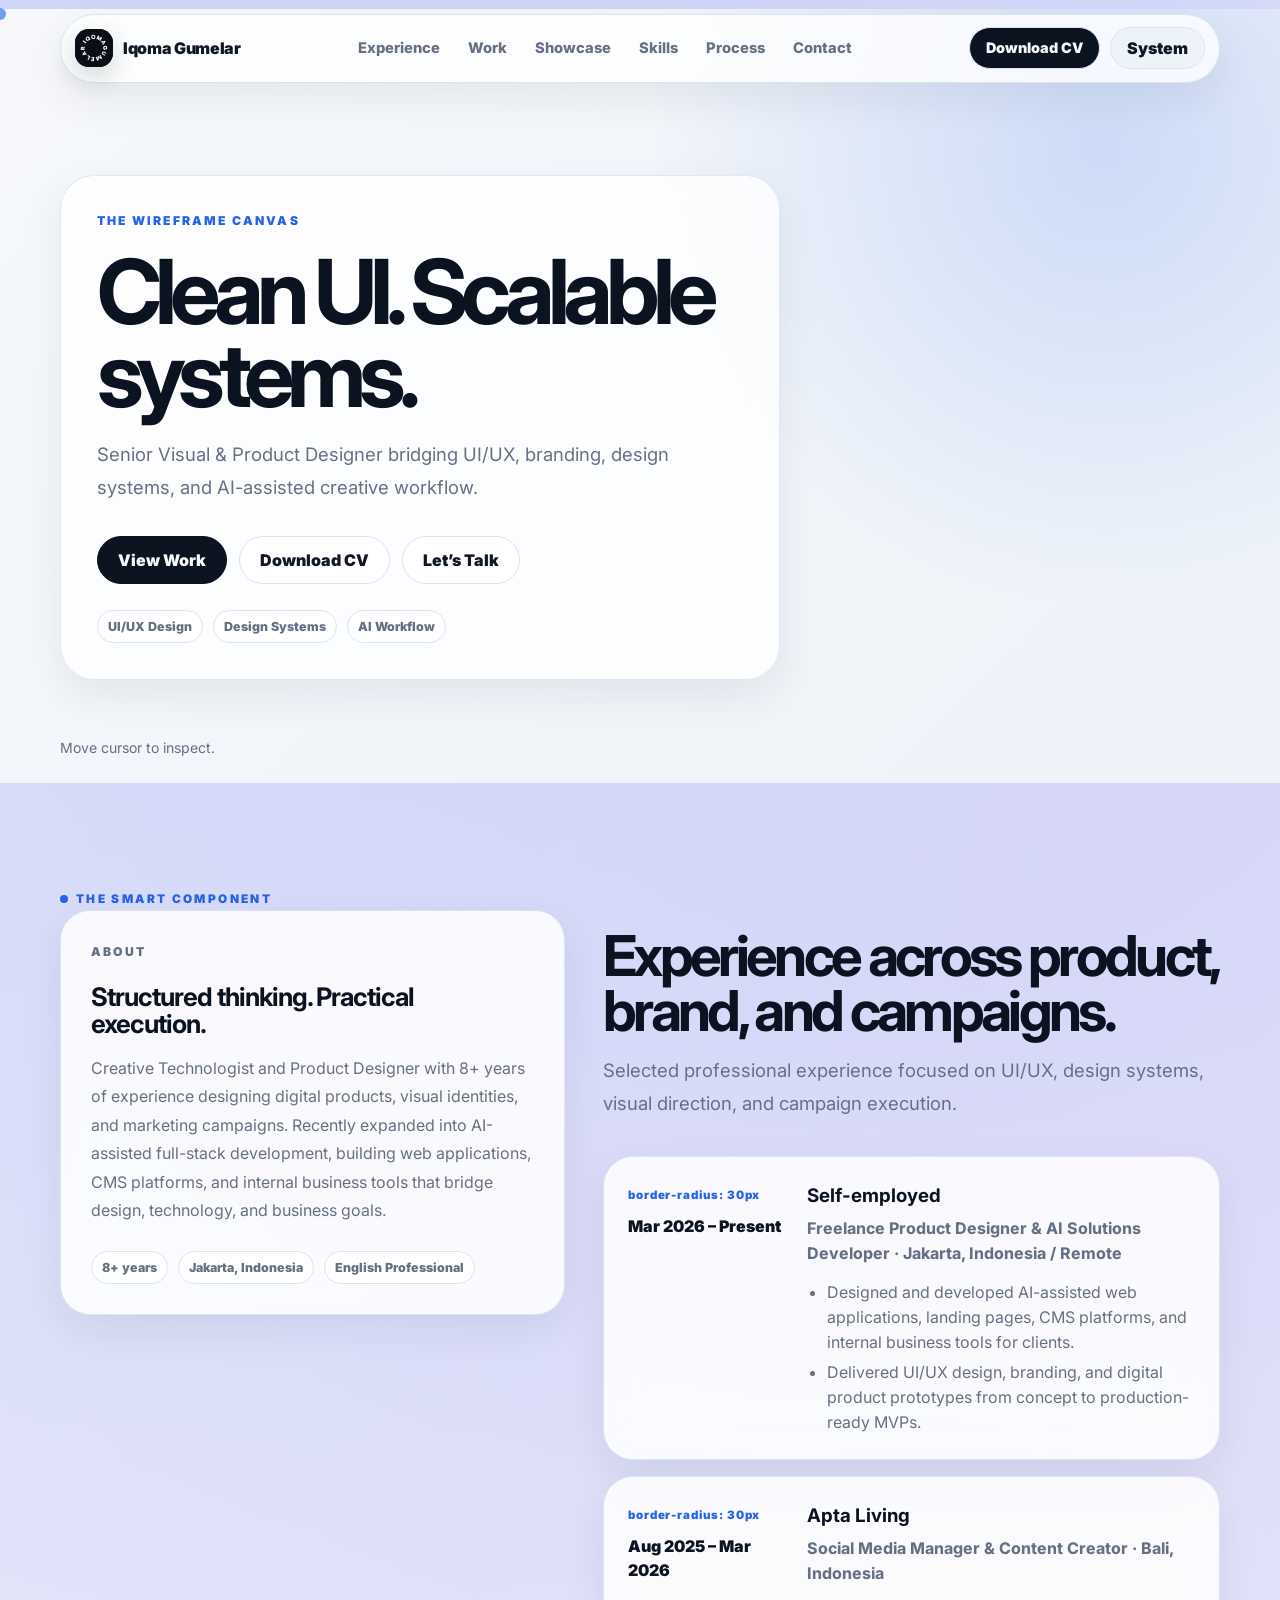
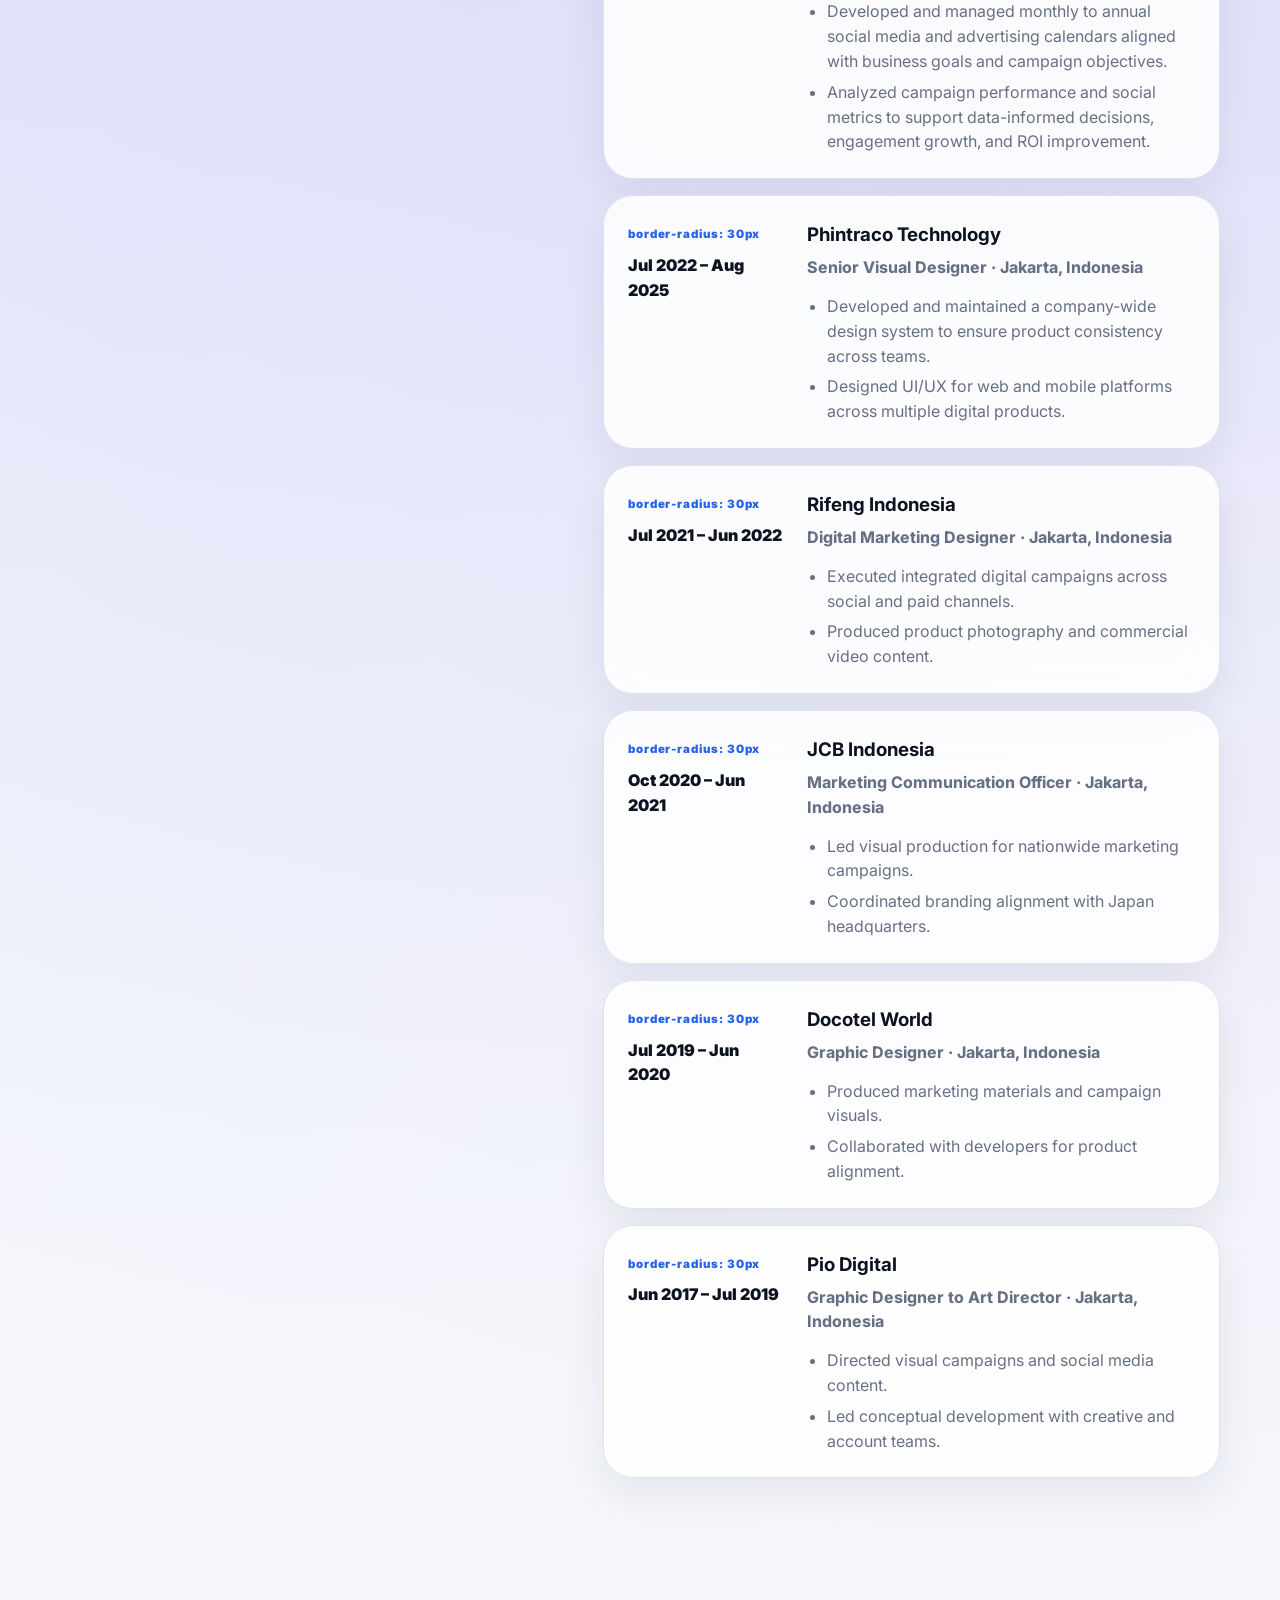
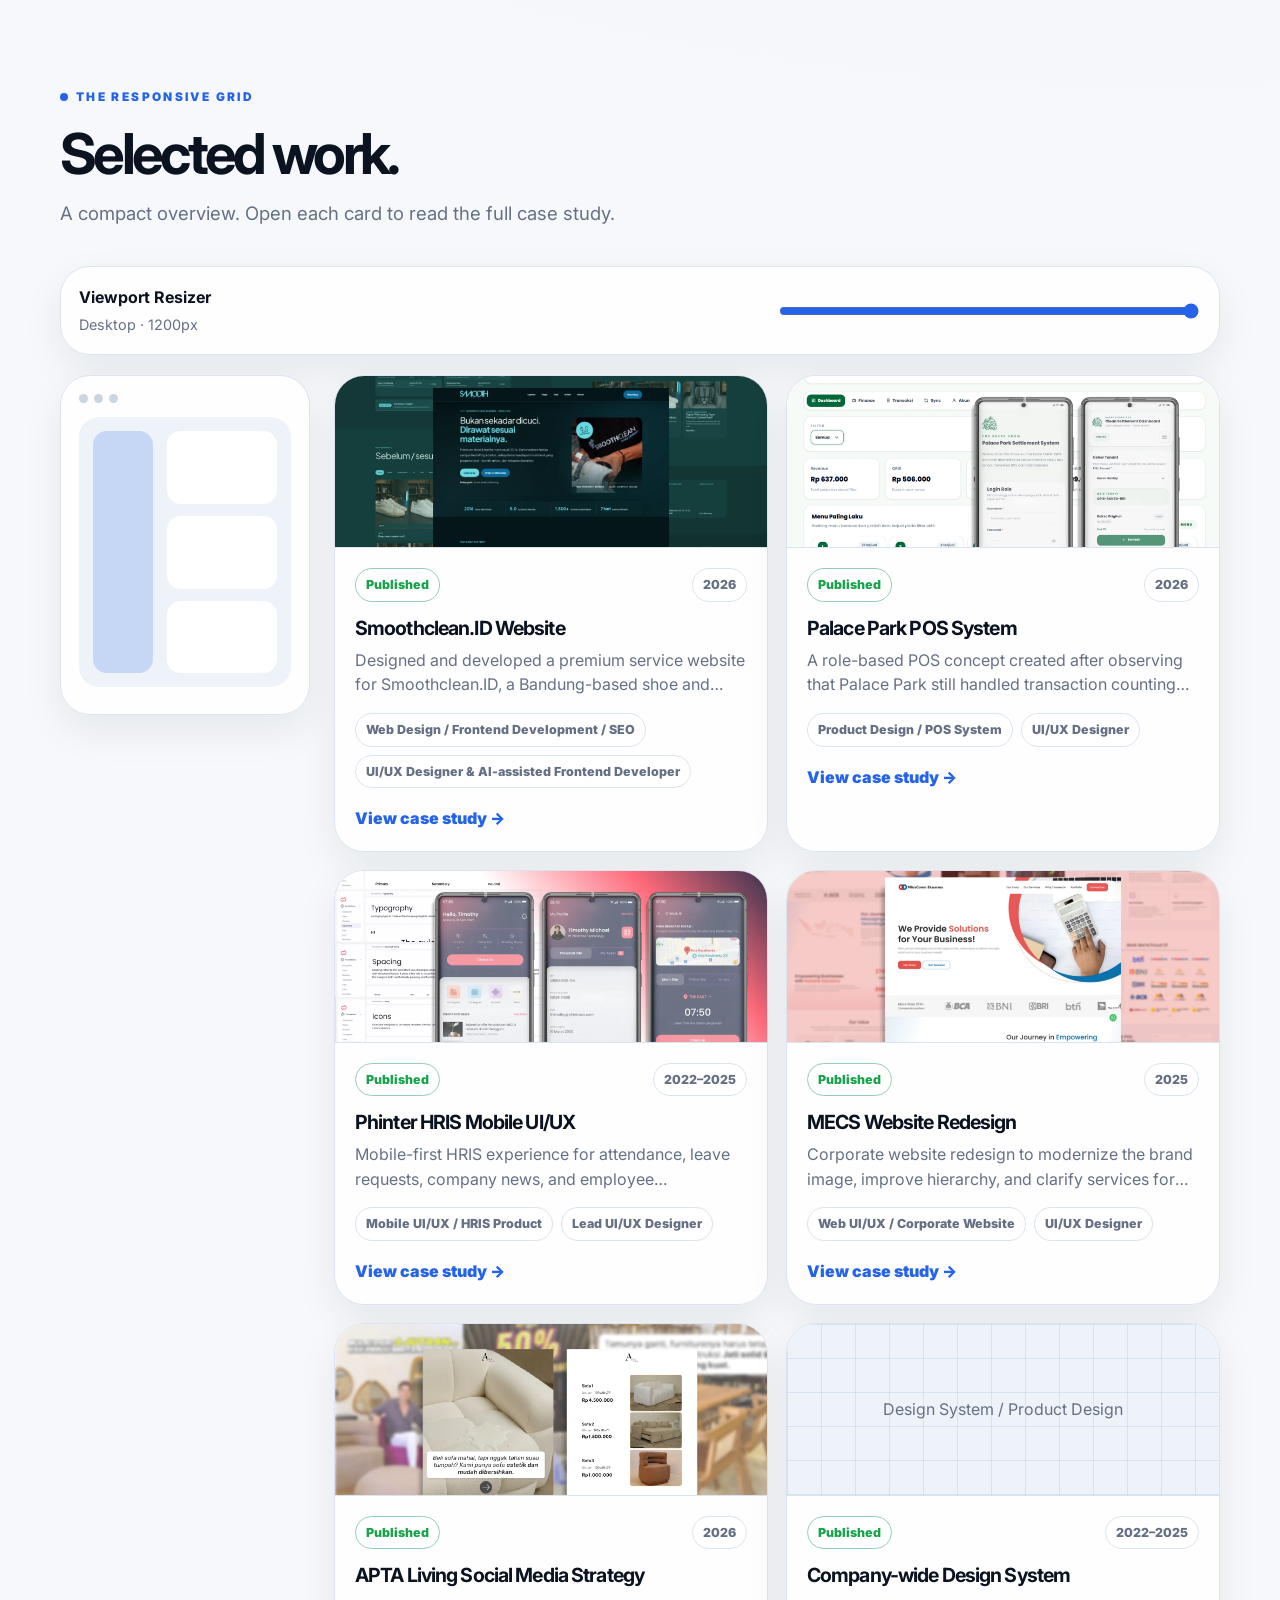
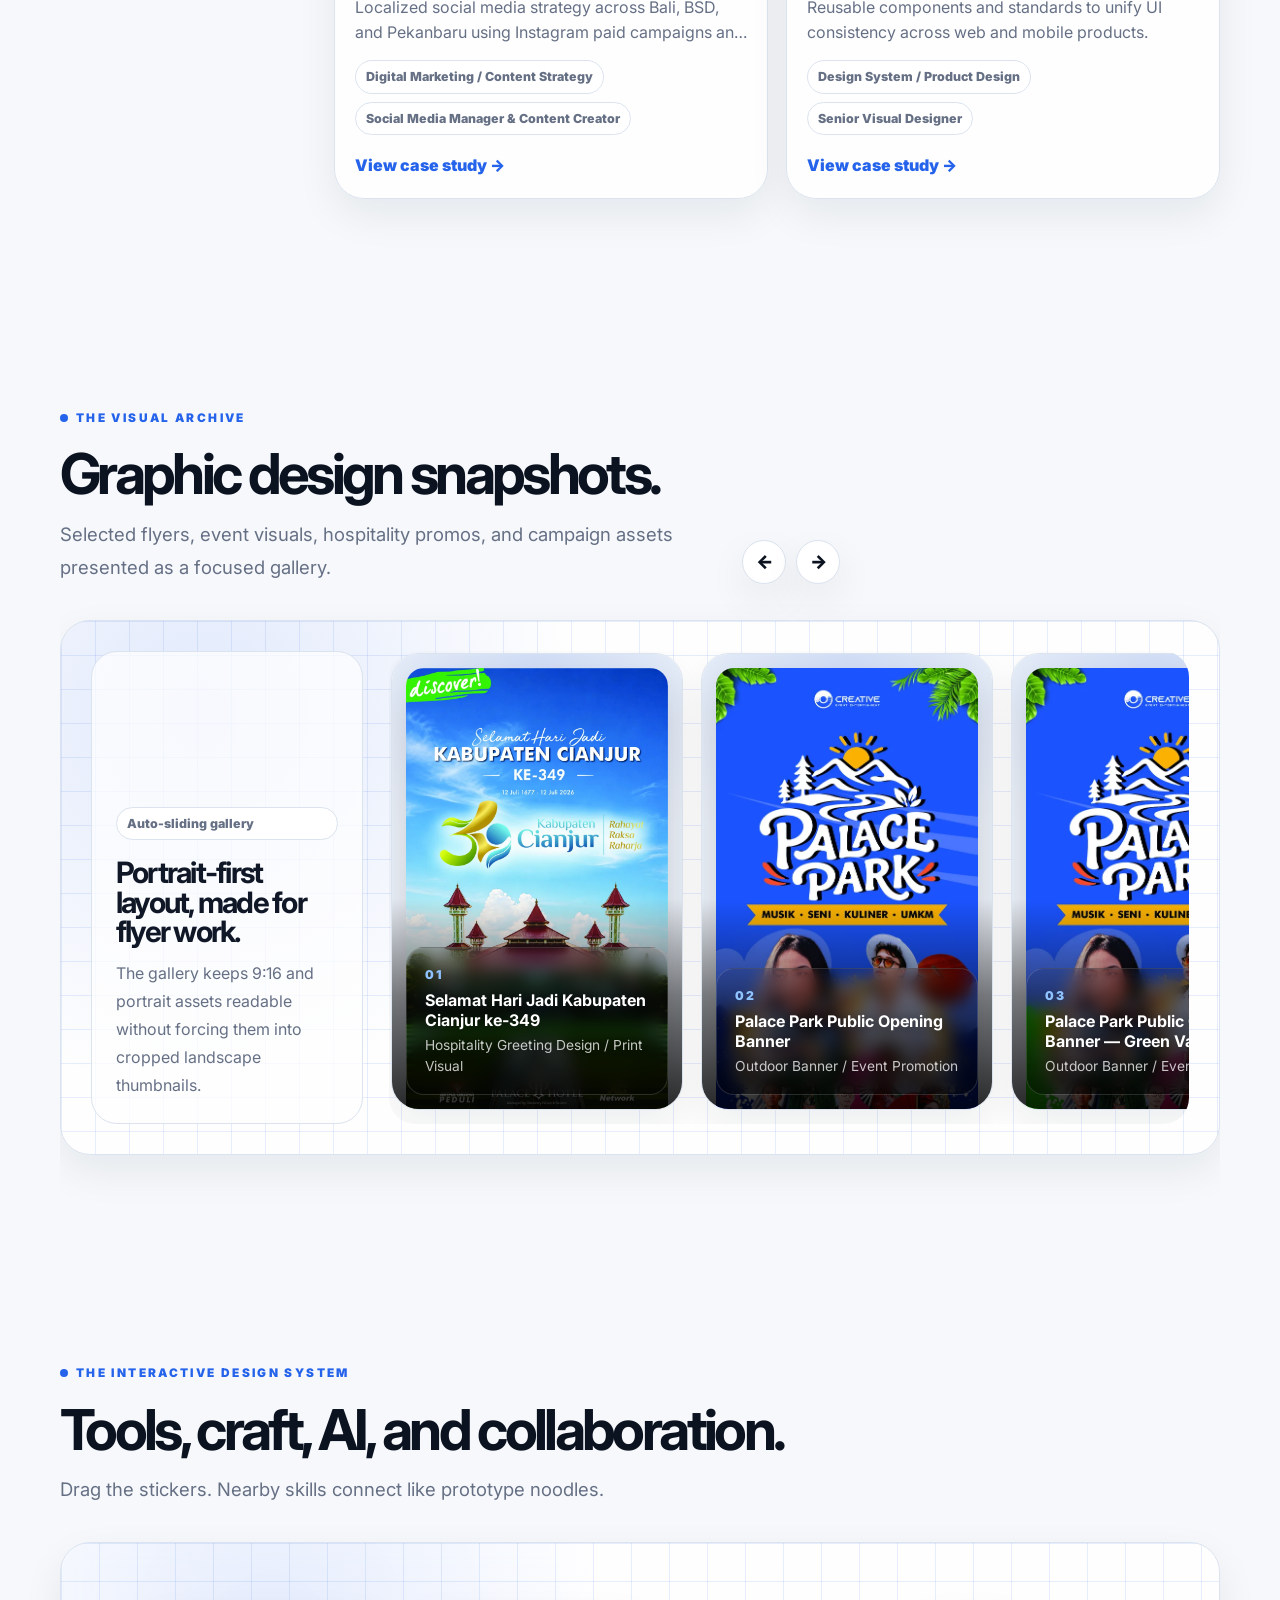
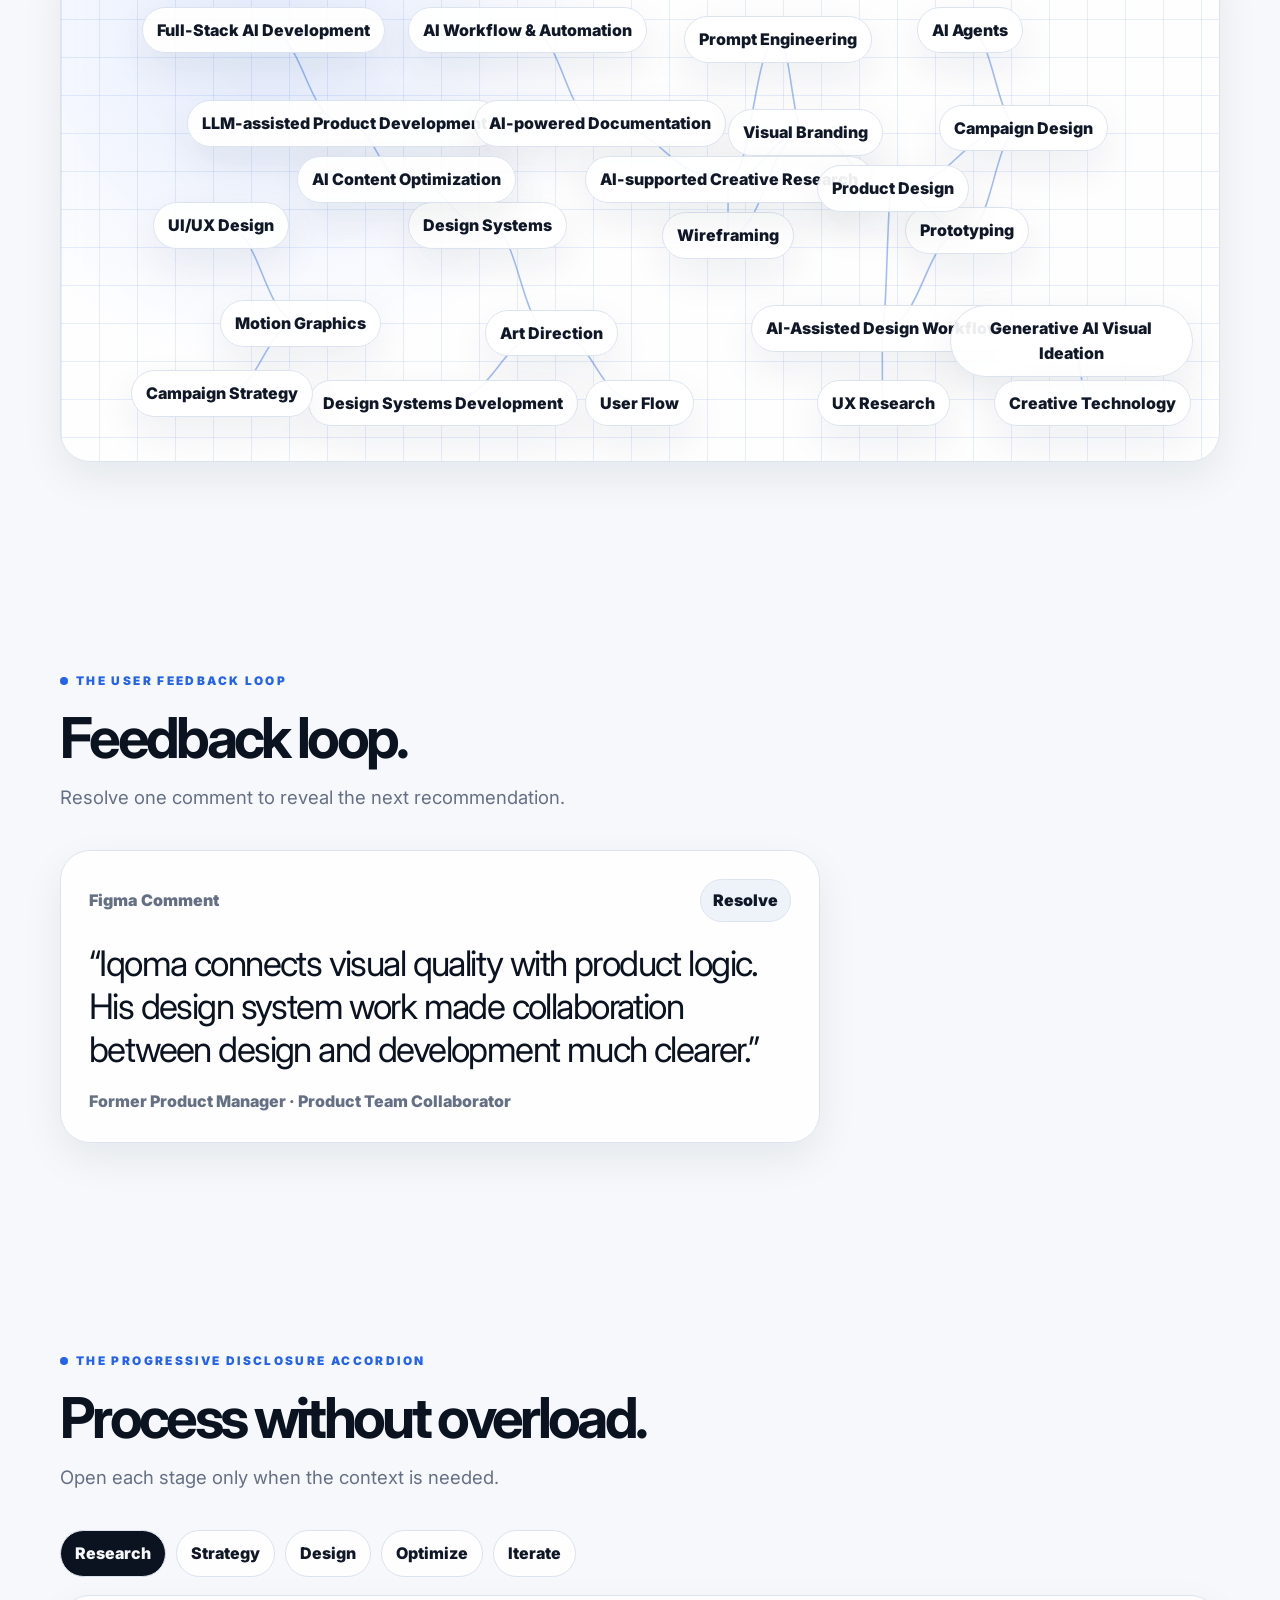
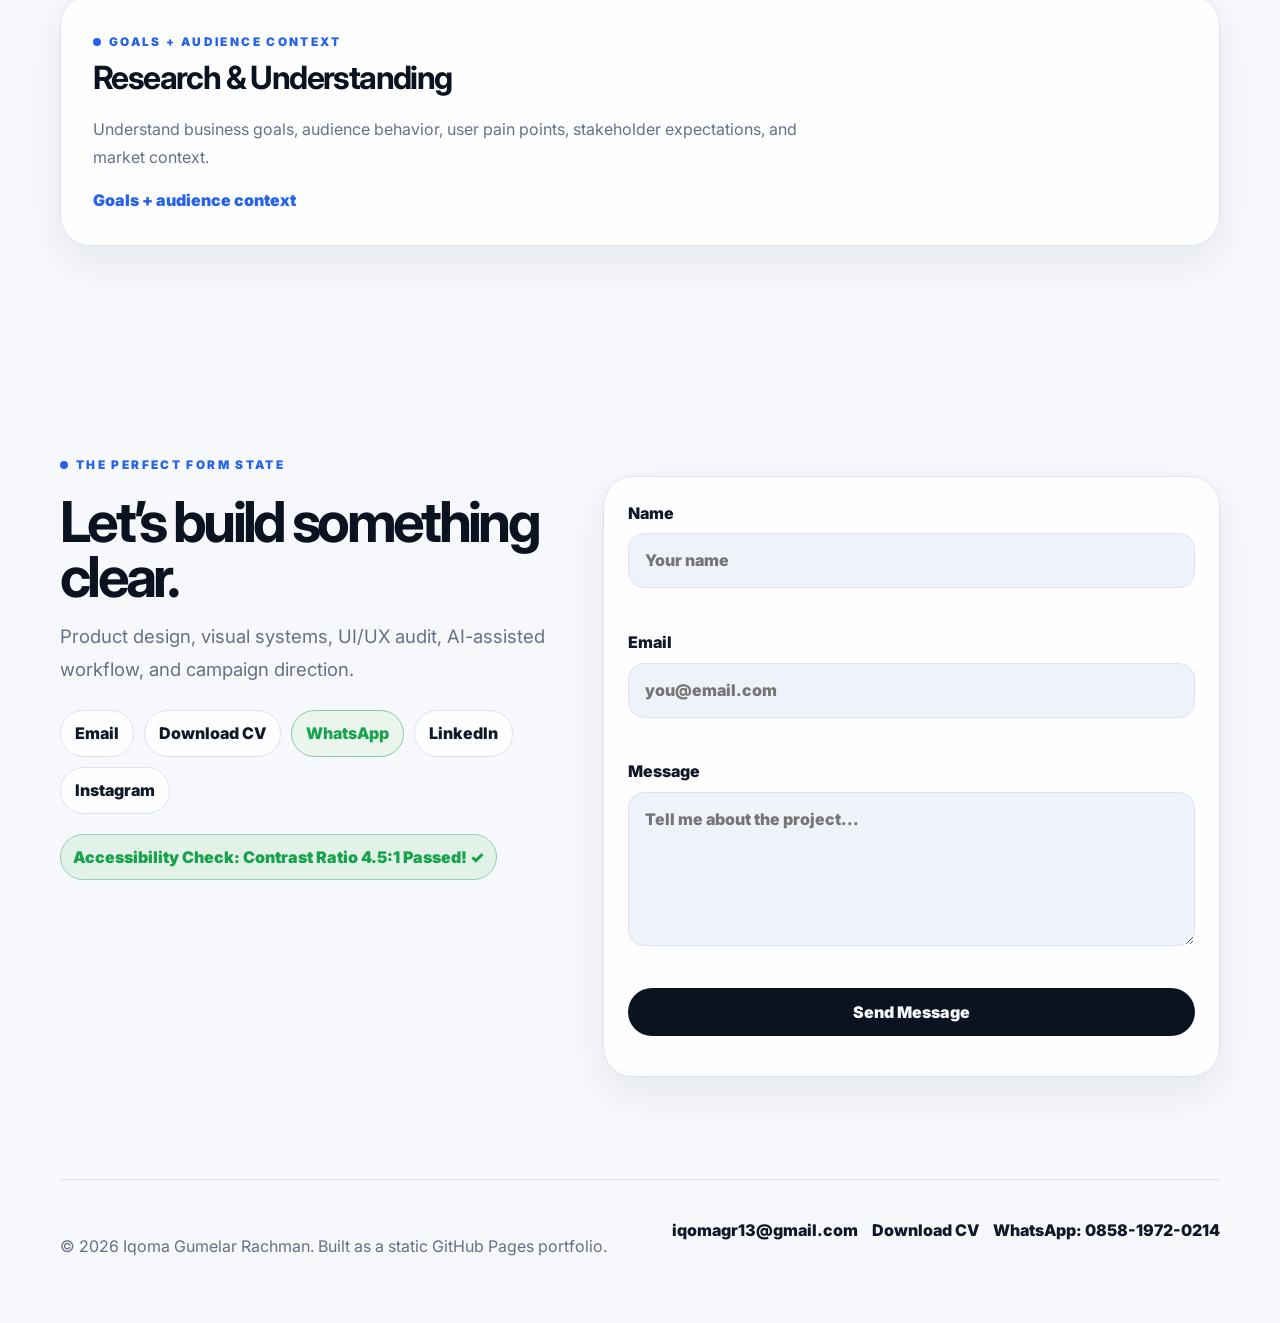
<file: index.html>
<!doctype html>
<html lang="en" data-theme="system">
<head>
  <meta charset="utf-8" />
  <meta name="viewport" content="width=device-width, initial-scale=1" />
  <meta name="description" content="Iqoma Gumelar Rachman — Senior Visual & Product Designer portfolio." />
  <title>Iqoma Gumelar — Senior Visual & Product Designer</title>
  <link rel="icon" type="image/svg+xml" href="assets/iqoma-logo.svg">
  <link rel="icon" type="image/png" sizes="32x32" href="assets/favicon-32.png">
  <link rel="apple-touch-icon" href="assets/apple-touch-icon.png">
  <link rel="preconnect" href="https://fonts.googleapis.com">
  <link rel="preconnect" href="https://fonts.gstatic.com" crossorigin>
  <link href="https://fonts.googleapis.com/css2?family=Inter:wght@400;500;600;700;800;900&display=swap" rel="stylesheet">
  <link rel="stylesheet" href="style.css?v=showcase-gallery-1" />
</head>
<body>
  <a class="skip-link" href="#main">Skip to content</a>
  <div class="cursor-dot" aria-hidden="true"></div>

  <header class="site-header">
    <a class="brand" href="#hero" aria-label="Back to top">
      <span class="brand-mark"><img class="brand-logo" src="assets/iqoma-logo.svg" alt="" aria-hidden="true"></span>
      <span class="brand-text">Iqoma Gumelar</span>
    </a>
    <nav class="main-nav" aria-label="Primary navigation">
      <a href="#about">Experience</a>
      <a href="#projects">Work</a>
      <a href="#visual-showcase">Showcase</a>
      <a href="#skills">Skills</a>
      <a href="#process">Process</a>
      <a href="#contact">Contact</a>
    </nav>
    <div class="header-actions">
      <a class="header-cv-link" href="assets/Iqoma-Gumelar-Rachman-CV-2026.pdf" download>Download CV</a>
      <button class="header-theme-toggle" id="theme-toggle" type="button" aria-label="Color theme: System. Click to change.">System</button>
    </div>
  </header>

  <main id="main">
    <section id="hero" class="hero" aria-labelledby="hero-title">
      <div class="hero-blueprint" aria-hidden="true"></div>
      <div class="hero-content reveal">
        <p class="eyebrow">The Wireframe Canvas</p>
        <h1 id="hero-title" class="hero-title">Clean UI. Scalable systems.</h1>
        <p class="hero-subtitle">Senior Visual & Product Designer bridging UI/UX, branding, design systems, and AI-assisted creative workflow.</p>
        <div class="hero-actions">
          <a class="button primary" href="#projects">View Work</a>
          <a class="button ghost" href="assets/Iqoma-Gumelar-Rachman-CV-2026.pdf" download>Download CV</a>
          <a class="button ghost" href="#contact">Let’s Talk</a>
        </div>
        <div class="hero-meta" aria-label="Profile highlights">
          <span>UI/UX Design</span>
          <span>Design Systems</span>
          <span>AI Workflow</span>
        </div>
      </div>
      <p class="hero-hint">Move cursor to inspect.</p>
    </section>

    <section id="about" class="section-shell" aria-labelledby="about-title">
      <div class="section-kicker">The Smart Component</div>
      <div class="about-grid">
        <aside class="summary-card reveal">
          <p class="eyebrow">About</p>
          <h3>Structured thinking. Practical execution.</h3>
          <p id="profile-summary">I translate business and marketing objectives into high-impact visual strategies, scalable design systems, and conversion-driven user experiences.</p>
          <div class="hero-meta">
            <span>8+ years</span>
            <span>Jakarta, Indonesia</span>
            <span>English Professional</span>
          </div>
        </aside>
        <div>
          <div class="section-heading reveal">
            <h2 id="about-title">Experience across product, brand, and campaigns.</h2>
            <p>Selected professional experience focused on UI/UX, design systems, visual direction, and campaign execution.</p>
          </div>
          <div id="experience-list" class="experience-list" aria-live="polite"></div>
        </div>
      </div>
    </section>

    <section id="projects" class="section-shell" aria-labelledby="projects-title">
      <div class="section-kicker">The Responsive Grid</div>
      <div class="section-heading reveal">
        <h2 id="projects-title">Selected work.</h2>
        <p>A compact overview. Open each card to read the full case study.</p>
      </div>
      <div class="viewport-control reveal" aria-label="Viewport resizer slider">
        <div><strong>Viewport Resizer</strong><span id="viewport-label">Desktop · 1200px</span></div>
        <input id="viewport-slider" type="range" min="360" max="1200" value="1200" step="20" aria-label="Resize project preview viewport" />
      </div>
      <div class="project-lab reveal">
        <div class="device-mockup" aria-hidden="true">
          <div class="device-topbar"><span></span><span></span><span></span></div>
          <div class="device-screen"><div class="mock-sidebar"></div><div class="mock-content"><i></i><i></i><i></i></div></div>
        </div>
        <div id="projects-grid" class="projects-grid"></div>
      </div>
    </section>


    <section id="visual-showcase" class="section-shell showcase-section" aria-labelledby="showcase-title">
      <div class="section-kicker">The Visual Archive</div>
      <div class="section-heading reveal showcase-heading">
        <div>
          <h2 id="showcase-title">Graphic design snapshots.</h2>
          <p>Selected flyers, event visuals, hospitality promos, and campaign assets presented as a focused gallery.</p>
        </div>
        <div class="showcase-actions" aria-label="Gallery controls">
          <button class="showcase-control" id="showcase-prev" type="button" aria-label="Previous showcase item">←</button>
          <button class="showcase-control" id="showcase-next" type="button" aria-label="Next showcase item">→</button>
        </div>
      </div>

      <div class="showcase-frame reveal">
        <div class="showcase-copy">
          <span class="status-badge">Auto-sliding gallery</span>
          <h3>Portrait-first layout, made for flyer work.</h3>
          <p>The gallery keeps 9:16 and portrait assets readable without forcing them into cropped landscape thumbnails.</p>
        </div>
        <div class="showcase-viewport" id="showcase-viewport" tabindex="0" aria-label="Auto sliding visual design showcase">
          <div class="showcase-track" id="showcase-track"></div>
        </div>
      </div>
    </section>

    <section id="skills" class="section-shell" aria-labelledby="skills-title">
      <div class="section-kicker">The Interactive Design System</div>
      <div class="section-heading reveal">
        <h2 id="skills-title">Tools, craft, AI, and collaboration.</h2>
        <p>Drag the stickers. Nearby skills connect like prototype noodles.</p>
      </div>
      <div class="skills-board reveal" id="skills-board" aria-label="Interactive draggable skills board">
        <svg id="connector-layer" aria-hidden="true"></svg>
        <div id="skill-tags" class="skills-grid"></div>
      </div>
    </section>

    <section id="testimonials" class="section-shell" aria-labelledby="testimonial-title">
      <div class="section-kicker">The User Feedback Loop</div>
      <div class="section-heading reveal">
        <h2 id="testimonial-title">Feedback loop.</h2>
        <p>Resolve one comment to reveal the next recommendation.</p>
      </div>
      <div class="comment-card reveal" id="testimonial-card">
        <div class="comment-toolbar"><span>Figma Comment</span><button id="resolve-testimonial" type="button">Resolve</button></div>
        <blockquote id="testimonial-quote"></blockquote>
        <p id="testimonial-person"></p>
      </div>
    </section>

    <section id="process" class="section-shell" aria-labelledby="process-title">
      <div class="section-kicker">The Progressive Disclosure Accordion</div>
      <div class="section-heading reveal">
        <h2 id="process-title">Process without overload.</h2>
        <p>Open each stage only when the context is needed.</p>
      </div>
      <div class="process-nav reveal" role="tablist" aria-label="Design process" id="process-tabs"></div>
      <div class="process-panel reveal" id="process-panel"></div>
    </section>

    <section id="contact" class="section-shell" aria-labelledby="contact-title">
      <div class="section-kicker">The Perfect Form State</div>
      <div class="contact-grid">
        <div class="section-heading reveal">
          <h2 id="contact-title">Let’s build something clear.</h2>
          <p>Product design, visual systems, UI/UX audit, AI-assisted workflow, and campaign direction.</p>
          <div class="social-links">
            <a id="email-link" href="mailto:iqomagr13@gmail.com">Email</a>
            <a id="cv-link" href="assets/Iqoma-Gumelar-Rachman-CV-2026.pdf" download>Download CV</a>
            <a id="whatsapp-link" href="https://wa.me/6285819720214" target="_blank" rel="noreferrer">WhatsApp</a>
            <a id="linkedin-link" href="https://linkedin.com/in/Iqoma" target="_blank" rel="noreferrer">LinkedIn</a>
            <a id="instagram-link" href="https://instagram.com/iqmagr" target="_blank" rel="noreferrer">Instagram</a>
          </div>
          <div class="contrast-badge" role="note">Accessibility Check: Contrast Ratio 4.5:1 Passed! ✓</div>
        </div>
        <form class="contact-form reveal" id="contact-form">
          <label><span>Name</span><input required name="name" autocomplete="name" placeholder="Your name" /><em class="measure">padding: 14px · height: 52px</em></label>
          <label><span>Email</span><input required name="email" type="email" autocomplete="email" placeholder="you@email.com" /><em class="measure">focus-ring: 2px</em></label>
          <label><span>Message</span><textarea required name="message" rows="5" placeholder="Tell me about the project..."></textarea><em class="measure">resize-safe area</em></label>
          <button class="button primary submit-button" type="submit">Send Message</button>
          <p class="form-status" id="form-status" role="status"></p>
        </form>
      </div>
    </section>
  </main>

  <footer class="site-footer">
    <p>© <span id="year"></span> Iqoma Gumelar Rachman. Built as a static GitHub Pages portfolio.</p>
    <div class="footer-links"><a href="mailto:iqomagr13@gmail.com">iqomagr13@gmail.com</a><a href="assets/Iqoma-Gumelar-Rachman-CV-2026.pdf" download>Download CV</a><a href="https://wa.me/6285819720214" target="_blank" rel="noreferrer">WhatsApp: 0858-1972-0214</a></div>
  </footer>

  <script src="app.js?v=showcase-gallery-1"></script>
</body>
</html>
</file>
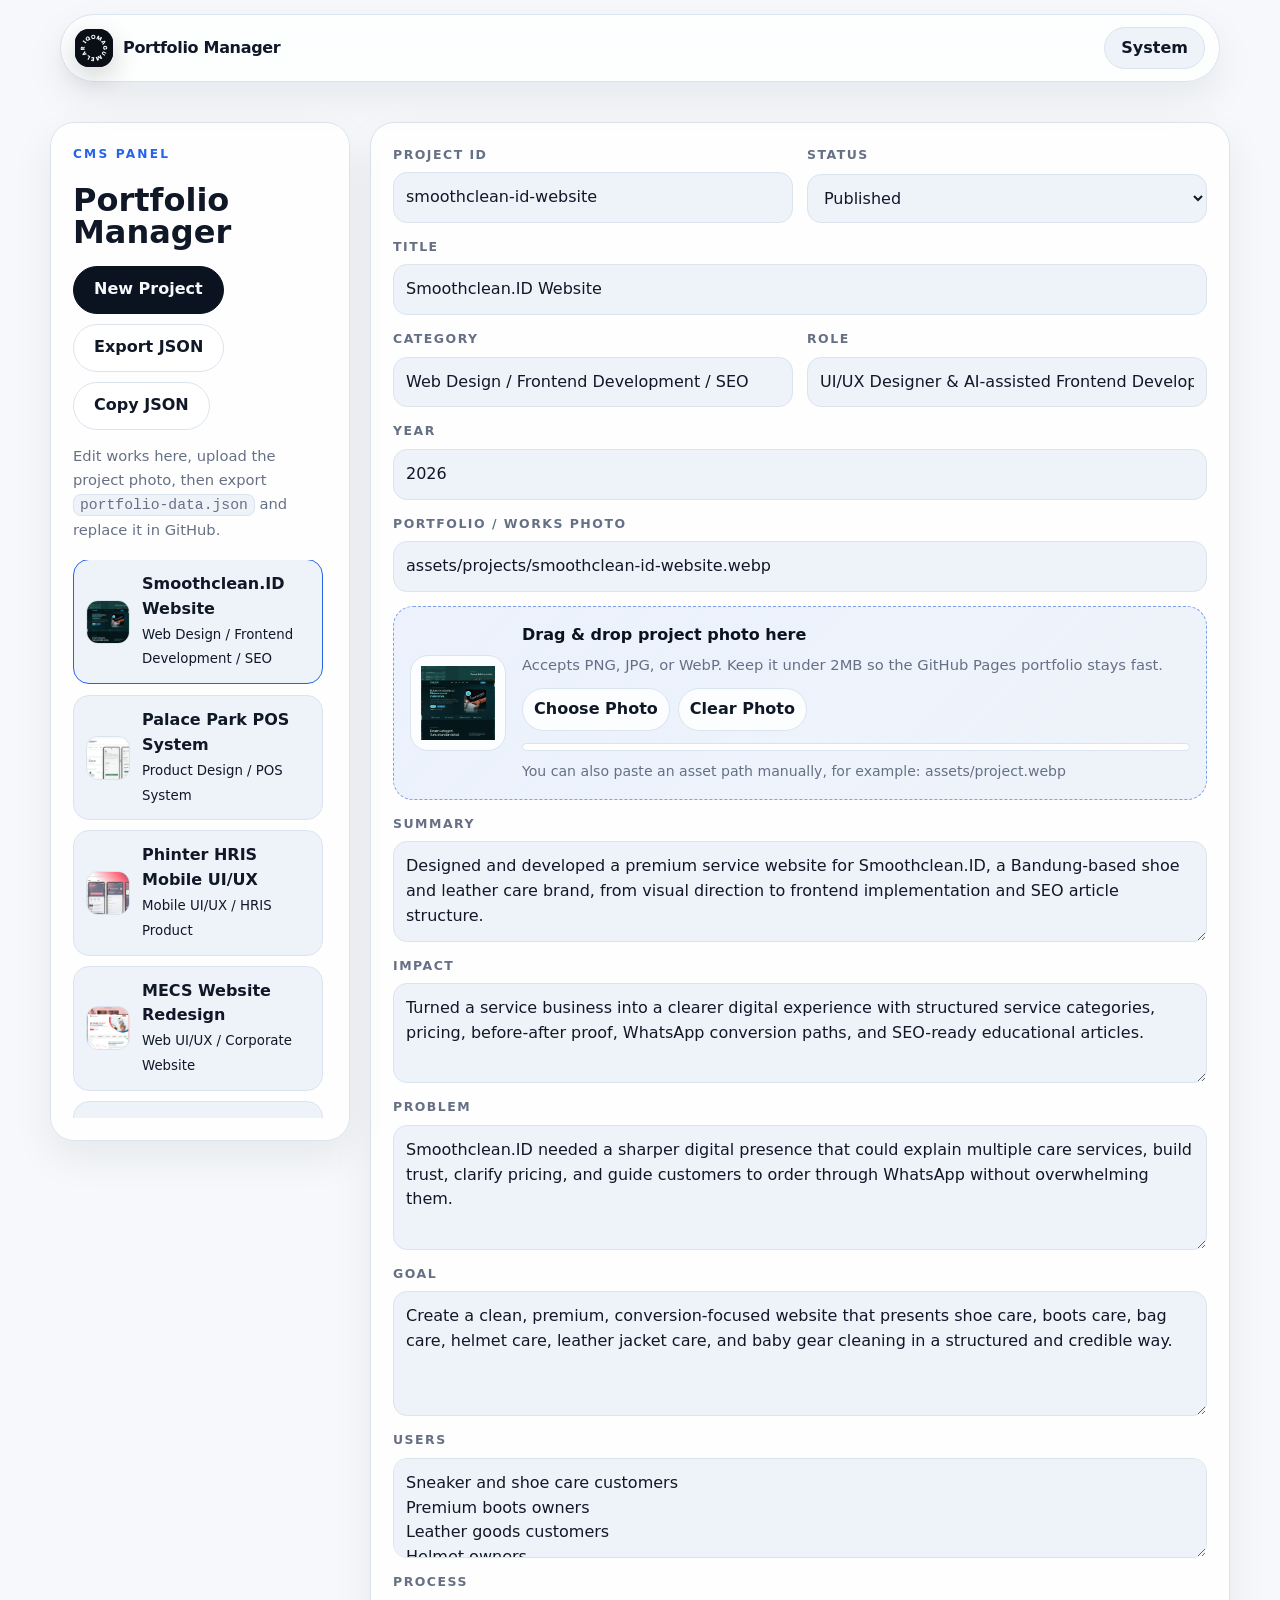
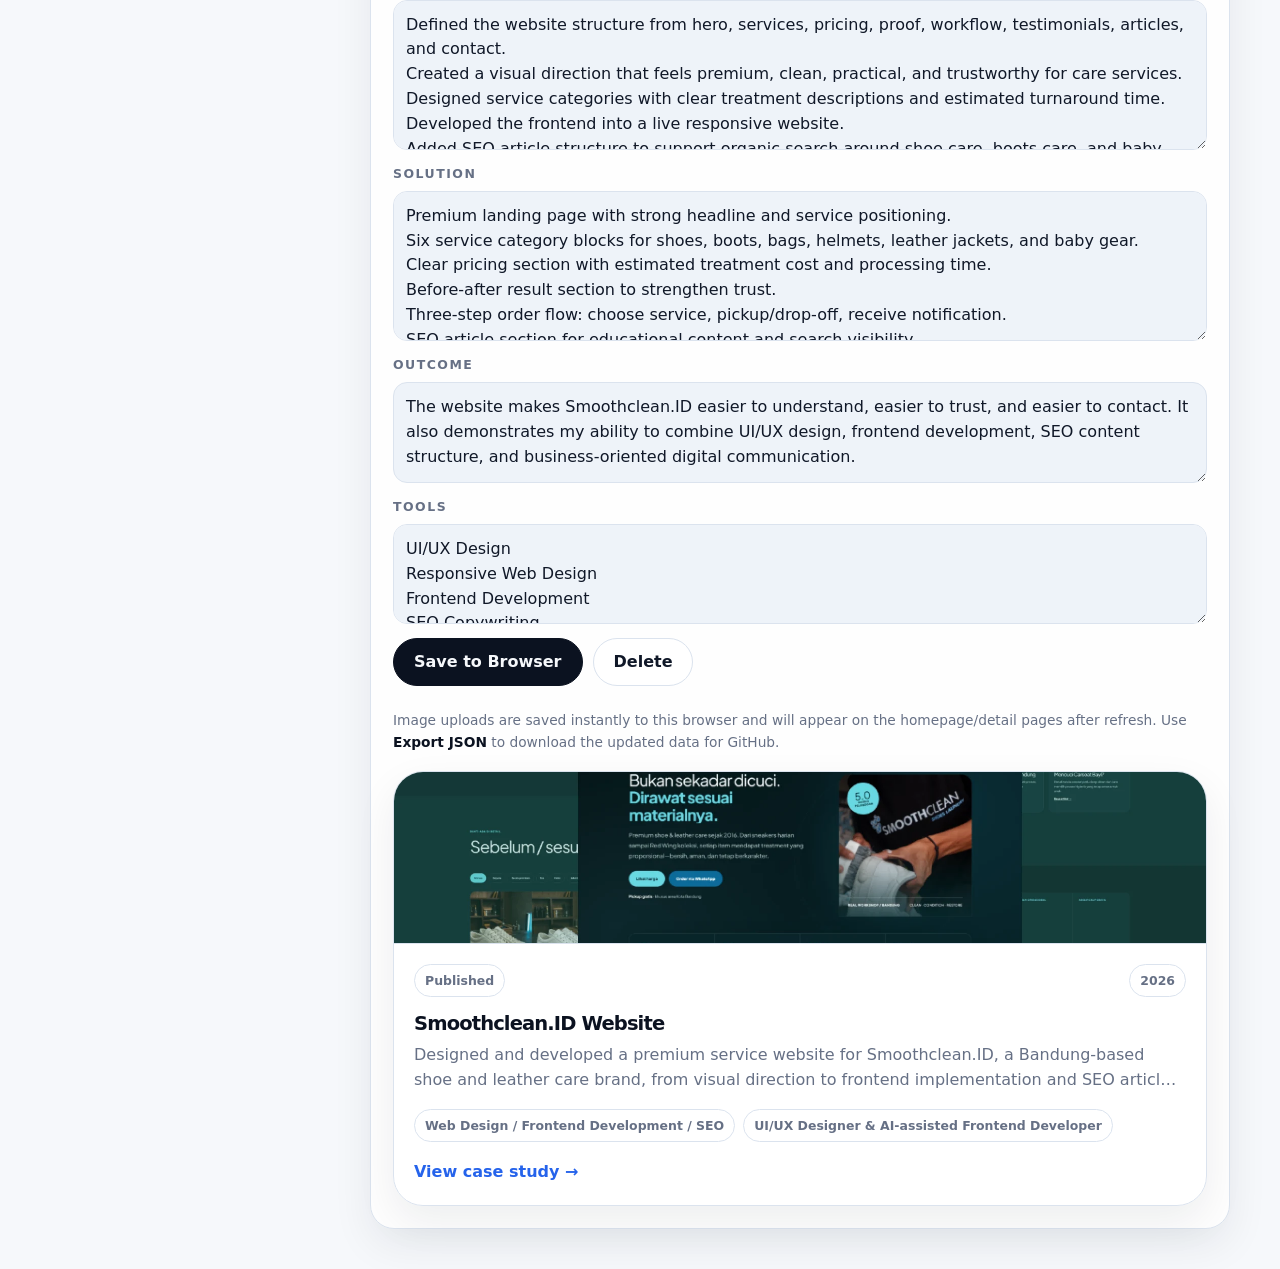
<file: admin.html>
<!doctype html>
<html lang="en" data-theme="system">
<head>
  <meta charset="utf-8" />
  <meta name="viewport" content="width=device-width, initial-scale=1" />
  <title>Portfolio Manager · Iqoma Gumelar</title>
  <link rel="icon" type="image/svg+xml" href="assets/iqoma-logo.svg">
  <link rel="icon" type="image/png" sizes="32x32" href="assets/favicon-32.png">
  <link rel="apple-touch-icon" href="assets/apple-touch-icon.png">
  <link rel="stylesheet" href="style.css?v=stable-portfolio-2" />
  <style>
    body{min-height:100vh;background:var(--bg);color:var(--text)}
    .admin-wrap{width:min(1180px,calc(100% - 32px));margin:40px auto;display:grid;grid-template-columns:300px 1fr;gap:20px;align-items:start}
    .admin-card{border:1px solid var(--line);background:var(--surface);border-radius:24px;padding:22px;box-shadow:var(--shadow-soft)}
    .admin-side{position:sticky;top:92px}
    .admin-list{display:grid;gap:10px;margin-top:18px;max-height:62vh;overflow:auto;padding-right:4px}
    .admin-list button{text-align:left;border:1px solid var(--line);background:var(--surface-2);color:var(--text);border-radius:16px;padding:12px;cursor:pointer;display:grid;grid-template-columns:44px 1fr;gap:12px;align-items:center;transition:160ms ease}
    .admin-list button:hover,.admin-list button.is-active{border-color:var(--blue);transform:translateY(-1px)}
    .admin-thumb{width:44px;height:44px;border-radius:12px;background:var(--surface-solid);border:1px solid var(--line);overflow:hidden;display:grid;place-items:center;color:var(--muted);font-size:.72rem;font-weight:900}
    .admin-thumb img{width:100%;height:100%;object-fit:cover;display:block}
    .admin-form{display:grid;gap:14px}
    .field{display:grid;gap:8px}
    .field span{font-size:.78rem;font-weight:900;color:var(--muted);text-transform:uppercase;letter-spacing:.12em}
    .admin-form input,.admin-form textarea,.admin-form select{border:1px solid var(--line);background:var(--surface-2);color:var(--text);border-radius:14px;padding:12px;width:100%;font:inherit;outline:none;transition:160ms ease}
    .admin-form input:focus,.admin-form textarea:focus,.admin-form select:focus{border-color:var(--blue);box-shadow:0 0 0 4px color-mix(in srgb,var(--blue) 12%,transparent)}
    .admin-actions{display:flex;gap:10px;flex-wrap:wrap}
    .admin-preview{margin-top:18px}
    .form-grid-2{display:grid;grid-template-columns:1fr 1fr;gap:14px}
    .photo-uploader{border:1px dashed color-mix(in srgb,var(--blue) 52%,var(--line));border-radius:20px;background:linear-gradient(135deg,color-mix(in srgb,var(--blue) 8%,transparent),var(--surface-2));padding:16px;display:grid;grid-template-columns:96px 1fr;gap:16px;align-items:center;cursor:pointer;transition:160ms ease}
    .photo-uploader:hover,.photo-uploader.is-dragging{border-color:var(--blue);transform:translateY(-1px);box-shadow:0 16px 34px rgba(47,107,255,.12)}
    .photo-preview{width:96px;height:96px;border-radius:18px;border:1px solid var(--line);background:var(--surface);display:grid;place-items:center;overflow:hidden;color:var(--muted);font-weight:900;font-size:.76rem;text-align:center;padding:10px}
    .photo-preview img{width:100%;height:100%;object-fit:cover;display:block}
    .upload-copy strong{display:block;color:var(--heading);font-size:1rem;margin-bottom:6px}.upload-copy p{margin:0;color:var(--muted);line-height:1.55;font-size:.92rem}
    .upload-tools{display:flex;gap:8px;flex-wrap:wrap;margin-top:12px}.mini-btn{border:1px solid var(--line);background:var(--surface);color:var(--text);border-radius:999px;padding:8px 11px;font-weight:800;cursor:pointer}.mini-btn:hover{border-color:var(--blue)}
    .upload-progress{height:8px;border-radius:999px;background:var(--surface-solid);overflow:hidden;margin-top:12px;border:1px solid var(--line)}.upload-progress span{display:block;height:100%;width:0;background:var(--blue);transition:width 180ms ease}
    .upload-message{margin-top:10px;color:var(--muted);font-size:.88rem}.upload-message.error{color:#dc2626}.upload-message.success{color:#16935f}
    .admin-note{color:var(--muted);line-height:1.65;font-size:.92rem;margin:14px 0 0}.admin-note code{background:var(--surface-2);border:1px solid var(--line);padding:2px 6px;border-radius:8px}
    @media(max-width:900px){.admin-wrap{grid-template-columns:1fr}.admin-side{position:relative;top:auto}.form-grid-2{grid-template-columns:1fr}}
    @media(max-width:560px){.photo-uploader{grid-template-columns:1fr}.photo-preview{width:100%;height:180px}}
  </style>
</head>
<body>
  <header class="site-header">
    <a class="brand" href="index.html"><span class="brand-mark"><img class="brand-logo" src="assets/iqoma-logo.svg" alt="" aria-hidden="true"></span><span class="brand-text">Portfolio Manager</span></a>
    <button class="header-theme-toggle" id="theme-toggle" type="button">System</button>
  </header>

  <main class="admin-wrap">
    <aside class="admin-card admin-side">
      <p class="eyebrow">CMS Panel</p>
      <h1 style="font-size:2rem;line-height:1;margin:0 0 18px">Portfolio Manager</h1>
      <div class="admin-actions">
        <button class="button primary" id="new-project" type="button">New Project</button>
        <button class="button ghost" id="export-json" type="button">Export JSON</button>
        <button class="button ghost" id="copy-json" type="button">Copy JSON</button>
      </div>
      <p class="admin-note">Edit works here, upload the project photo, then export <code>portfolio-data.json</code> and replace it in GitHub.</p>
      <div id="project-list" class="admin-list" aria-label="Portfolio project list"></div>
    </aside>

    <section class="admin-card">
      <form id="admin-form" class="admin-form">
        <div class="form-grid-2">
          <label class="field"><span>Project ID</span><input name="id" placeholder="project-id"></label>
          <label class="field"><span>Status</span><select name="status"><option>Published</option><option>Draft</option><option>Scheduled</option></select></label>
        </div>

        <label class="field"><span>Title</span><input name="title" placeholder="Title"></label>
        <div class="form-grid-2">
          <label class="field"><span>Category</span><input name="category" placeholder="Category"></label>
          <label class="field"><span>Role</span><input name="role" placeholder="Role"></label>
        </div>
        <label class="field"><span>Year</span><input name="year" placeholder="Year"></label>

        <label class="field"><span>Portfolio / Works Photo</span><input name="image" id="image-path" placeholder="Image path or uploaded image data"></label>
        <div class="photo-uploader" id="photo-uploader" role="button" tabindex="0" aria-label="Upload portfolio project photo">
          <div class="photo-preview" id="photo-preview">No image</div>
          <div class="upload-copy">
            <strong>Drag & drop project photo here</strong>
            <p>Accepts PNG, JPG, or WebP. Keep it under 2MB so the GitHub Pages portfolio stays fast.</p>
            <div class="upload-tools">
              <button class="mini-btn" id="choose-photo" type="button">Choose Photo</button>
              <button class="mini-btn" id="clear-photo" type="button">Clear Photo</button>
            </div>
            <div class="upload-progress" aria-hidden="true"><span id="upload-bar"></span></div>
            <div class="upload-message" id="upload-message">You can also paste an asset path manually, for example: assets/project.webp</div>
          </div>
          <input id="photo-input" type="file" accept="image/png,image/jpeg,image/webp" hidden>
        </div>

        <label class="field"><span>Summary</span><textarea name="summary" rows="3" placeholder="Short summary for homepage card"></textarea></label>
        <label class="field"><span>Impact</span><textarea name="impact" rows="3" placeholder="Impact / result"></textarea></label>
        <label class="field"><span>Problem</span><textarea name="problem" rows="4" placeholder="Problem"></textarea></label>
        <label class="field"><span>Goal</span><textarea name="goal" rows="4" placeholder="Goal"></textarea></label>
        <label class="field"><span>Users</span><textarea name="users" rows="3" placeholder="Users, one item per line"></textarea></label>
        <label class="field"><span>Process</span><textarea name="process" rows="5" placeholder="Process, one item per line"></textarea></label>
        <label class="field"><span>Solution</span><textarea name="solution" rows="5" placeholder="Solution, one item per line"></textarea></label>
        <label class="field"><span>Outcome</span><textarea name="outcome" rows="3" placeholder="Outcome / learning"></textarea></label>
        <label class="field"><span>Tools</span><textarea name="tools" rows="3" placeholder="Tools, one item per line"></textarea></label>

        <div class="admin-actions">
          <button class="button primary" type="submit">Save to Browser</button>
          <button class="button ghost" id="delete-project" type="button">Delete</button>
        </div>
        <p class="auto-local-note">Image uploads are saved instantly to this browser and will appear on the homepage/detail pages after refresh. Use <strong>Export JSON</strong> to download the updated data for GitHub.</p>
      </form>
      <div class="admin-preview" id="admin-preview"></div>
    </section>
  </main>

  <script src="cms.js?v=export-fix-1"></script>
</body>
</html>
</file>
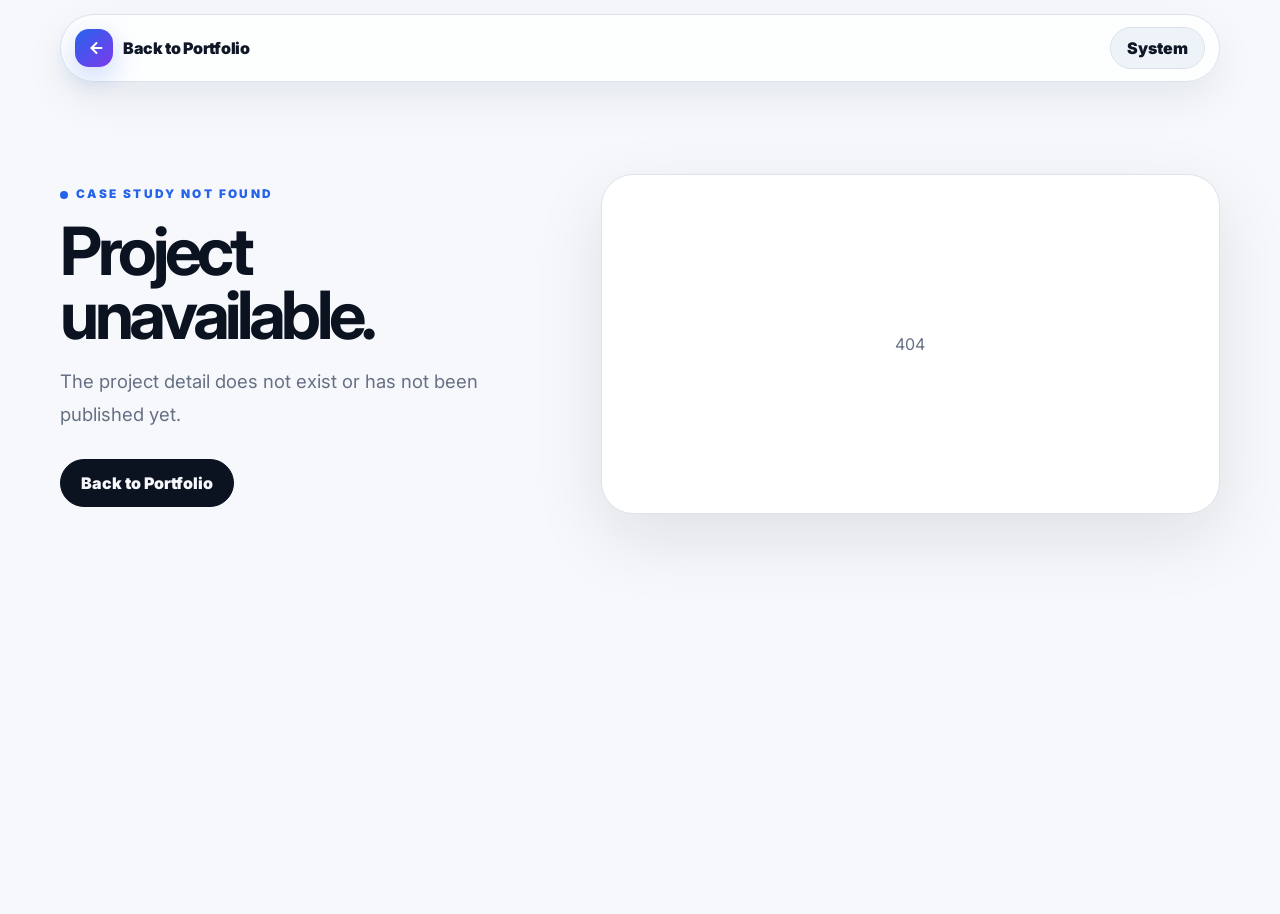
<file: portfolio-detail.html>
<!doctype html>
<html lang="en" data-theme="system">
<head>
  <meta charset="utf-8" />
  <meta name="viewport" content="width=device-width, initial-scale=1" />
  <meta name="description" content="Detailed portfolio case study by Iqoma Gumelar." />
  <title>Portfolio Case Study · Iqoma Gumelar</title>
  <link rel="icon" type="image/svg+xml" href="assets/iqoma-logo.svg">
  <link rel="icon" type="image/png" sizes="32x32" href="assets/favicon-32.png">
  <link rel="apple-touch-icon" href="assets/apple-touch-icon.png">
  <link rel="preconnect" href="https://fonts.googleapis.com">
  <link rel="preconnect" href="https://fonts.gstatic.com" crossorigin>
  <link href="https://fonts.googleapis.com/css2?family=Inter:wght@400;500;600;700;800;900&display=swap" rel="stylesheet">
  <link rel="stylesheet" href="style.css?v=cv-download-1" />
</head>
<body class="detail-page">
  <main class="detail-shell">
    <nav class="detail-nav" aria-label="Case study navigation">
      <a class="back-link" href="index.html#projects" aria-label="Back to portfolio overview">
        <span class="back-icon" aria-hidden="true"><svg viewBox="0 0 24 24" fill="none" stroke="currentColor" stroke-width="2.4" stroke-linecap="round" stroke-linejoin="round"><path d="M15 18l-6-6 6-6"/><path d="M9 12h12"/></svg></span>
        <span>Back to Portfolio</span>
      </a>
      <button class="theme-toggle" id="theme-toggle" type="button" aria-label="Color theme: System. Click to change.">System</button>
    </nav>
    <section id="detail-root" aria-live="polite"></section>
  </main>
  <script src="portfolio-detail.js?v=cv-download-1"></script>
</body>
</html>
</file>
<file: style.css>
:root {
  color-scheme: light dark;
  --bg: #f6f8fb;
  --bg-elevated: #ffffff;
  --surface: rgba(255, 255, 255, 0.86);
  --surface-solid: #ffffff;
  --surface-2: #eef3f9;
  --text: #101828;
  --heading: #0b1220;
  --muted: #667085;
  --muted-2: #8a94a6;
  --line: #dbe3ee;
  --line-strong: #cbd5e1;
  --blue: #2563eb;
  --blue-2: #7c3aed;
  --success: #16a34a;
  --warning: #d97706;
  --danger: #dc2626;
  --grid: rgba(37, 99, 235, 0.11);
  --shadow: 0 24px 70px rgba(15, 23, 42, 0.10);
  --shadow-soft: 0 16px 42px rgba(15, 23, 42, 0.07);
  --radius-lg: 30px;
  --radius-md: 22px;
  --radius-sm: 16px;
  --container: min(1160px, calc(100% - 40px));
}

html[data-theme="dark"] {
  color-scheme: dark;
  --bg: #080b12;
  --bg-elevated: #0d1320;
  --surface: rgba(16, 22, 34, 0.82);
  --surface-solid: #111827;
  --surface-2: #172033;
  --text: #eef2f7;
  --heading: #f8fafc;
  --muted: #a6b0c2;
  --muted-2: #7f8aa0;
  --line: #253044;
  --line-strong: #364258;
  --blue: #60a5fa;
  --blue-2: #a78bfa;
  --success: #4ade80;
  --warning: #fbbf24;
  --danger: #f87171;
  --grid: rgba(96, 165, 250, 0.13);
  --shadow: 0 30px 90px rgba(0, 0, 0, 0.42);
  --shadow-soft: 0 18px 50px rgba(0, 0, 0, 0.28);
}


html[data-theme="light"] {
  color-scheme: light;
}

html[data-theme="system"] {
  color-scheme: light dark;
}

@media (prefers-color-scheme: dark) {
  html[data-theme="system"] {
    --bg: #07111f;
    --bg-elevated: #0e1a2f;
    --surface: rgba(15, 23, 42, 0.82);
    --surface-solid: #111c31;
    --surface-2: #111827;
    --text: #e5edf8;
    --heading: #f8fafc;
    --muted: #a6b1c2;
    --muted-2: #7f8ca3;
    --line: #253248;
    --line-strong: #334155;
    --blue: #60a5fa;
    --blue-2: #a78bfa;
    --success: #4ade80;
    --warning: #fbbf24;
    --danger: #f87171;
    --grid: rgba(96, 165, 250, 0.13);
    --shadow: 0 30px 90px rgba(0, 0, 0, 0.42);
    --shadow-soft: 0 18px 50px rgba(0, 0, 0, 0.28);
  }
}

* { box-sizing: border-box; }
html { scroll-behavior: smooth; }
body {
  margin: 0;
  font-family: Inter, ui-sans-serif, system-ui, -apple-system, BlinkMacSystemFont, "Segoe UI", sans-serif;
  background:
    radial-gradient(circle at 8% -4%, color-mix(in srgb, var(--blue) 18%, transparent), transparent 34%),
    radial-gradient(circle at 90% 8%, color-mix(in srgb, var(--blue-2) 12%, transparent), transparent 30%),
    var(--bg);
  color: var(--text);
  line-height: 1.55;
  text-rendering: optimizeLegibility;
  -webkit-font-smoothing: antialiased;
}
::selection { background: var(--blue); color: #fff; }
a { color: inherit; }
img { max-width: 100%; }
button, input, textarea { font: inherit; }
button { cursor: pointer; }

.skip-link {
  position: fixed;
  top: 12px;
  left: 12px;
  z-index: 999;
  transform: translateY(-180%);
  background: var(--heading);
  color: var(--bg);
  padding: 10px 14px;
  border-radius: 999px;
  text-decoration: none;
  font-weight: 800;
}
.skip-link:focus { transform: translateY(0); }

.site-header,
.detail-nav {
  position: sticky;
  top: 14px;
  z-index: 80;
  width: var(--container);
  margin: 14px auto 0;
  display: flex;
  align-items: center;
  justify-content: space-between;
  gap: 16px;
  padding: 12px 14px;
  border: 1px solid var(--line);
  border-radius: 999px;
  background: color-mix(in srgb, var(--surface-solid) 78%, transparent);
  box-shadow: var(--shadow-soft);
  backdrop-filter: blur(18px);
}
.brand,
.back-link {
  display: inline-flex;
  align-items: center;
  gap: 10px;
  text-decoration: none;
  font-weight: 900;
  letter-spacing: -0.02em;
  min-height: 42px;
}
.brand-mark,
.back-icon {
  width: 38px;
  height: 38px;
  border-radius: 14px;
  display: grid;
  place-items: center;
  color: #fff;
  background: linear-gradient(135deg, var(--blue), var(--blue-2));
  box-shadow: 0 10px 28px color-mix(in srgb, var(--blue) 26%, transparent);
}
.brand-mark {
  overflow: hidden;
  background: #0a0e17;
  box-shadow: 0 10px 28px rgba(10, 14, 23, 0.18);
}
.brand-logo {
  width: 100%;
  height: 100%;
  display: block;
  object-fit: cover;
}
.back-icon svg { width: 20px; height: 20px; }
.main-nav { display: flex; align-items: center; gap: 4px; }
.main-nav a {
  padding: 10px 12px;
  border-radius: 999px;
  color: var(--muted);
  text-decoration: none;
  font-size: 0.92rem;
  font-weight: 800;
}
.main-nav a:hover,
.main-nav a:focus-visible {
  background: var(--surface-2);
  color: var(--heading);
  outline: none;
}
.header-theme-toggle,
.theme-toggle {
  min-width: 82px;
  min-height: 42px;
  border: 1px solid var(--line);
  border-radius: 999px;
  padding: 0 16px;
  background: var(--surface-2);
  color: var(--text);
  font-weight: 900;
}
.header-theme-toggle:hover,
.theme-toggle:hover { border-color: var(--blue); }

.header-actions {
  display: inline-flex;
  align-items: center;
  gap: 10px;
}
.header-cv-link {
  min-height: 42px;
  display: inline-flex;
  align-items: center;
  justify-content: center;
  padding: 0 16px;
  border-radius: 999px;
  border: 1px solid var(--line);
  background: var(--heading);
  color: var(--bg);
  font-size: 0.9rem;
  font-weight: 900;
  text-decoration: none;
}
.header-cv-link:hover,
.header-cv-link:focus-visible {
  transform: translateY(-1px);
  box-shadow: var(--shadow-soft);
  outline: none;
}


.section-shell {
  width: var(--container);
  margin: 0 auto;
  padding: clamp(70px, 8vw, 112px) 0;
}
.section-kicker,
.detail-eyebrow,
.block-label {
  display: inline-flex;
  align-items: center;
  gap: 8px;
  color: var(--blue);
  text-transform: uppercase;
  font-size: 0.74rem;
  line-height: 1.2;
  font-weight: 900;
  letter-spacing: 0.2em;
}
.section-kicker::before,
.detail-eyebrow::before,
.block-label::before {
  content: "";
  width: 8px;
  height: 8px;
  border-radius: 50%;
  background: currentColor;
}
.section-heading {
  max-width: 780px;
  margin-top: 18px;
  margin-bottom: 36px;
}
.section-heading h2 {
  margin: 0 0 16px;
  color: var(--heading);
  font-size: clamp(2rem, 4.4vw, 4rem);
  line-height: 0.98;
  letter-spacing: -0.065em;
}
.section-heading p,
.hero-subtitle,
.detail-lead {
  margin: 0;
  color: var(--muted);
  font-size: clamp(1rem, 1.45vw, 1.16rem);
  line-height: 1.78;
}

/* Hero */
.hero {
  --spot: clamp(150px, 23vw, 270px);
  position: relative;
  width: 100%;
  min-height: clamp(620px, 86vh, 820px);
  margin-top: -74px;
  padding: 150px max(20px, calc((100vw - 1160px) / 2)) 86px;
  display: grid;
  align-items: center;
  overflow: hidden;
  background:
    radial-gradient(circle at 86% 18%, color-mix(in srgb, var(--blue) 18%, transparent), transparent 36%),
    linear-gradient(135deg, var(--bg), var(--surface-2));
}
.hero::before {
  content: "";
  position: absolute;
  inset: 0;
  pointer-events: none;
  opacity: 0;
  transition: opacity 180ms ease;
  background: radial-gradient(circle var(--spot) at var(--mx, 70%) var(--my, 46%), rgba(7, 13, 27, 0.96) 0 64%, rgba(7, 13, 27, 0.62) 66%, transparent 100%);
  z-index: 1;
}
.hero-blueprint {
  position: absolute;
  inset: 0;
  z-index: 2;
  pointer-events: none;
  opacity: 0;
  transition: opacity 180ms ease;
  background:
    linear-gradient(rgba(96, 165, 250, 0.22) 1px, transparent 1px),
    linear-gradient(90deg, rgba(96, 165, 250, 0.22) 1px, transparent 1px);
  background-size: 34px 34px;
  -webkit-mask-image: radial-gradient(circle var(--spot) at var(--mx, 70%) var(--my, 46%), #000 0 75%, transparent 76%);
  mask-image: radial-gradient(circle var(--spot) at var(--mx, 70%) var(--my, 46%), #000 0 75%, transparent 76%);
}
.hero-blueprint::before,
.hero-blueprint::after {
  content: "";
  position: absolute;
  border: 1.5px solid rgba(96, 165, 250, 0.92);
  border-radius: 18px;
  box-shadow: 0 0 0 1px rgba(96, 165, 250, 0.15) inset;
}
.hero-blueprint::before {
  width: clamp(230px, 28vw, 420px);
  height: clamp(130px, 16vw, 220px);
  left: calc(var(--mx, 70%) - clamp(115px, 14vw, 210px));
  top: calc(var(--my, 46%) - clamp(65px, 8vw, 110px));
}
.hero-blueprint::after {
  width: clamp(112px, 11vw, 170px);
  height: 34px;
  left: calc(var(--mx, 70%) - 70px);
  top: calc(var(--my, 46%) + clamp(78px, 9vw, 126px));
  background: rgba(96, 165, 250, 0.16);
}
.hero.is-inspecting::before,
.hero.is-inspecting .hero-blueprint { opacity: 1; }
.hero-content { position: relative; z-index: 3; max-width: 720px; padding: clamp(22px, 3.4vw, 36px); border: 1px solid color-mix(in srgb, var(--line) 82%, transparent); border-radius: 34px; background: color-mix(in srgb, var(--surface-solid) 76%, transparent); box-shadow: var(--shadow-soft); backdrop-filter: blur(14px); }
.eyebrow {
  margin: 0 0 20px;
  color: var(--blue);
  font-size: 0.76rem;
  font-weight: 900;
  letter-spacing: 0.18em;
  text-transform: uppercase;
}
.hero-title {
  margin: 0 0 22px;
  color: var(--heading);
  font-size: clamp(2.8rem, 7vw, 5.8rem);
  line-height: 0.92;
  letter-spacing: -0.078em;
  max-width: 740px;
}
.hero.is-inspecting .hero-content { border-color: color-mix(in srgb, var(--blue) 36%, var(--line)); }
.hero-actions { display: flex; gap: 12px; flex-wrap: wrap; margin-top: 32px; }
.button,
.btn {
  min-height: 48px;
  display: inline-flex;
  align-items: center;
  justify-content: center;
  gap: 10px;
  padding: 0 20px;
  border: 1px solid var(--line);
  border-radius: 999px;
  text-decoration: none;
  font-weight: 900;
  color: var(--text);
  background: var(--surface-solid);
}
.button.primary,
.btn.primary { background: var(--heading); color: var(--bg); border-color: var(--heading); }
.button.ghost,
.btn.secondary { background: var(--surface-solid); color: var(--text); }
.button:hover,
.btn:hover { transform: translateY(-1px); box-shadow: var(--shadow-soft); }
.hero-meta { display: flex; gap: 10px; flex-wrap: wrap; margin-top: 26px; }
.hero-meta span,
.status-badge,
.pill {
  display: inline-flex;
  align-items: center;
  min-height: 30px;
  padding: 6px 10px;
  border: 1px solid var(--line);
  border-radius: 999px;
  background: var(--surface-solid);
  color: var(--muted);
  font-size: 0.78rem;
  font-weight: 850;
}
.status-published { color: var(--success); border-color: color-mix(in srgb, var(--success) 35%, var(--line)); }
.hero-hint { position: absolute; z-index: 3; bottom: 24px; left: max(20px, calc((100vw - 1160px) / 2)); margin: 0; color: var(--muted); font-size: 0.88rem; }

/* Cards and common layout */
.summary-card,
.experience-card,
.comment-card,
.contact-form,
.process-panel,
.viewport-control,
.skills-board,
.project-card,
.detail-card {
  border: 1px solid var(--line);
  border-radius: var(--radius-lg);
  background: var(--surface);
  box-shadow: var(--shadow-soft);
  backdrop-filter: blur(16px);
}
.about-grid,
.contact-grid { display: grid; grid-template-columns: 0.9fr 1.1fr; gap: 38px; align-items: start; }
.summary-card { padding: 30px; position: sticky; top: 110px; }
.summary-card h3 { margin: 0 0 12px; color: var(--heading); font-size: 1.6rem; line-height: 1.08; letter-spacing: -0.04em; }
.summary-card p { color: var(--muted); line-height: 1.78; }
.experience-list { display: grid; gap: 16px; }
.experience-card { position: relative; display: grid; grid-template-columns: 155px 1fr; gap: 24px; padding: 24px; transition: transform 180ms ease, border-color 180ms ease; }
.experience-card:hover { transform: translateY(-2px); border-color: var(--blue); }
.spec-label { color: var(--blue); font-weight: 900; font-size: 0.72rem; letter-spacing: 0.08em; }
.exp-period { margin-top: 8px; color: var(--heading); font-weight: 900; }
.experience-card h3 { margin: 0 0 6px; color: var(--heading); }
.role { margin: 0 0 14px; color: var(--muted); font-weight: 750; }
ul { margin: 0; padding-left: 20px; color: var(--muted); }
li + li { margin-top: 6px; }

/* Projects */
.viewport-control { display: flex; align-items: center; justify-content: space-between; gap: 16px; padding: 18px; margin-bottom: 20px; }
.viewport-control strong { display: block; color: var(--heading); }
.viewport-control span { display: block; color: var(--muted); margin-top: 4px; font-size: 0.9rem; }
.viewport-control input { width: min(420px, 44vw); accent-color: var(--blue); }
.project-lab { display: grid; grid-template-columns: 250px minmax(0, 1fr); gap: 24px; align-items: start; }
.device-mockup { position: sticky; top: 110px; min-height: 340px; border: 1px solid var(--line); border-radius: var(--radius-lg); background: var(--surface); padding: 18px; box-shadow: var(--shadow-soft); }
.device-topbar { display: flex; gap: 6px; margin-bottom: 14px; }
.device-topbar span { width: 9px; height: 9px; border-radius: 50%; background: var(--line-strong); }
.device-screen { min-height: 270px; border-radius: 20px; background: var(--surface-2); display: grid; grid-template-columns: 60px 1fr; gap: 14px; padding: 14px; }
.mock-sidebar { border-radius: 14px; background: color-mix(in srgb, var(--blue) 20%, transparent); }
.mock-content { display: grid; gap: 12px; }
.mock-content i { display: block; border-radius: 14px; background: var(--surface-solid); }
.projects-grid { display: grid; grid-template-columns: repeat(2, minmax(0, 1fr)); gap: 18px; transition: max-width 200ms ease; }
.project-card { overflow: hidden; transition: transform 180ms ease, border-color 180ms ease; }
.project-card:hover { transform: translateY(-4px); border-color: var(--blue); }
.project-link { display: grid; grid-template-rows: auto 1fr; height: 100%; color: inherit; text-decoration: none; }
.project-visual {
  height: 172px;
  border-bottom: 1px solid var(--line);
  background:
    radial-gradient(circle at 25% 20%, color-mix(in srgb, var(--blue) 22%, transparent), transparent 36%),
    linear-gradient(135deg, var(--surface-2), var(--surface-solid));
  overflow: hidden;
}
.project-visual img { width: 100%; height: 100%; object-fit: cover; display: block; }
.project-body { padding: 20px; }
.project-topline { display: flex; align-items: center; justify-content: space-between; gap: 10px; margin-bottom: 16px; }
.project-card h3 { margin: 0 0 8px; color: var(--heading); font-size: 1.22rem; line-height: 1.12; letter-spacing: -0.045em; }
.project-card p { margin: 0; color: var(--muted); display: -webkit-box; -webkit-line-clamp: 2; -webkit-box-orient: vertical; overflow: hidden; }
.card-meta { display: flex; flex-wrap: wrap; gap: 8px; margin-top: 16px; }
.case-study-link { display: inline-flex; margin-top: 18px; color: var(--blue); font-weight: 900; }
.detail-image-placeholder { min-height: 100%; height: 100%; display: grid; place-items: center; padding: 20px; text-align: center; color: var(--muted); background: linear-gradient(var(--grid) 1px, transparent 1px), linear-gradient(90deg, var(--grid) 1px, transparent 1px), var(--surface-2); background-size: 34px 34px; }

/* Skills */
.skills-board {
  min-height: 520px;
  position: relative;
  overflow: hidden;
  padding: 26px;
  background:
    radial-gradient(circle at 18% 18%, color-mix(in srgb, var(--blue) 12%, transparent), transparent 32%),
    linear-gradient(var(--grid) 1px, transparent 1px),
    linear-gradient(90deg, var(--grid) 1px, transparent 1px),
    var(--surface);
  background-size: auto, 38px 38px, 38px 38px, auto;
}
.skills-grid { position: absolute; inset: 26px; }
.skill-tag {
  position: absolute;
  z-index: 2;
  border: 1px solid var(--line);
  border-radius: 999px;
  background: color-mix(in srgb, var(--surface-solid) 92%, transparent);
  color: var(--text);
  padding: 10px 14px;
  font-weight: 850;
  cursor: grab;
  box-shadow: var(--shadow-soft);
  touch-action: none;
  user-select: none;
  transition: border-color 180ms ease, background 180ms ease, transform 180ms ease;
}
.skill-tag:hover { border-color: var(--blue); background: color-mix(in srgb, var(--blue) 8%, var(--surface-solid)); }
.skill-tag:active { cursor: grabbing; }
#connector-layer { position: absolute; inset: 0; width: 100%; height: 100%; pointer-events: none; z-index: 1; color: var(--blue); }

/* Testimonials, Process, Contact */
.comment-card { max-width: 760px; padding: 28px; transition: opacity 180ms ease; }
.comment-toolbar { display: flex; justify-content: space-between; align-items: center; gap: 16px; margin-bottom: 20px; color: var(--muted); font-weight: 900; }
.comment-toolbar button { border: 1px solid var(--line); background: var(--surface-2); color: var(--text); border-radius: 999px; padding: 8px 12px; }
blockquote { margin: 0 0 18px; color: var(--heading); font-size: clamp(1.3rem, 3vw, 2.2rem); line-height: 1.22; letter-spacing: -0.045em; }
#testimonial-person { margin: 0; color: var(--muted); font-weight: 850; }
.process-nav { display: flex; flex-wrap: wrap; gap: 10px; margin-bottom: 18px; }
.process-nav button { border: 1px solid var(--line); background: var(--surface); color: var(--text); border-radius: 999px; padding: 10px 14px; font-weight: 850; }
.process-nav button[aria-selected="true"] { background: var(--heading); color: var(--bg); }
.process-panel { padding: 32px; min-height: 220px; }
.process-panel h3 { margin: 0 0 12px; color: var(--heading); font-size: clamp(1.6rem, 3vw, 2rem); letter-spacing: -0.05em; }
.process-panel p { margin: 0; max-width: 720px; color: var(--muted); line-height: 1.8; }
.metric { display: inline-flex; margin-top: 16px; color: var(--blue); font-weight: 900; }
.social-links { display: flex; flex-wrap: wrap; gap: 10px; margin-top: 24px; }
.social-links a { padding: 10px 14px; border: 1px solid var(--line); border-radius: 999px; background: var(--surface); text-decoration: none; font-weight: 850; }
.contrast-badge { display: inline-flex; margin-top: 20px; padding: 10px 12px; border: 1px solid color-mix(in srgb, var(--success) 35%, var(--line)); border-radius: 999px; background: color-mix(in srgb, var(--success) 12%, var(--surface)); color: var(--success); font-weight: 900; }
.contact-form { display: grid; gap: 16px; padding: 24px; }
.contact-form label { display: grid; gap: 8px; font-weight: 850; }
.contact-form input,
.contact-form textarea { width: 100%; border: 1px solid var(--line); border-radius: 16px; background: var(--surface-2); color: var(--text); padding: 14px 16px; outline: none; }
.contact-form input:focus,
.contact-form textarea:focus { border-color: var(--blue); box-shadow: 0 0 0 4px color-mix(in srgb, var(--blue) 18%, transparent); }
.measure { color: var(--blue); font-size: 0.72rem; font-style: normal; opacity: 0; }
.contact-form label:focus-within .measure { opacity: 1; }
.submit-button { width: 100%; border: none; }
.form-status { color: var(--muted); margin: 0; }
.site-footer { width: var(--container); margin: 0 auto; padding: 38px 0 48px; border-top: 1px solid var(--line); display: flex; justify-content: space-between; gap: 20px; color: var(--muted); }
.site-footer a { color: var(--text); text-decoration: none; font-weight: 850; }

/* Detail page */
.detail-page { min-height: 100vh; background: var(--bg); color: var(--text); }
.detail-shell { width: var(--container); margin: 0 auto; }
.detail-nav { width: 100%; }
.back-link { padding-right: 12px; border-radius: 999px; }
.back-link:hover .back-icon { transform: translateX(-2px); }
.back-icon { transition: transform 180ms ease; }
.detail-hero {
  padding: clamp(56px, 8vw, 92px) 0 clamp(34px, 5vw, 54px);
  display: grid;
  grid-template-columns: minmax(0, 0.88fr) minmax(360px, 1.12fr);
  gap: clamp(28px, 5vw, 54px);
  align-items: center;
}
.detail-eyebrow { margin-bottom: 18px; }
.detail-hero h1 {
  margin: 0 0 18px;
  color: var(--heading);
  font-size: clamp(2.35rem, 5.2vw, 4.8rem);
  line-height: 0.96;
  letter-spacing: -0.065em;
  max-width: 720px;
}
.detail-lead { max-width: 660px; }
.detail-actions { display: flex; flex-wrap: wrap; gap: 12px; margin-top: 28px; }
.detail-image {
  min-height: 340px;
  border: 1px solid var(--line);
  border-radius: 32px;
  overflow: hidden;
  background: var(--surface-solid);
  box-shadow: var(--shadow);
}
.detail-image img { width: 100%; height: 100%; min-height: 340px; object-fit: cover; display: block; }
.detail-meta-grid { display: grid; grid-template-columns: repeat(4, 1fr); gap: 14px; margin-bottom: 42px; }
.detail-card { background: var(--surface); border: 1px solid var(--line); border-radius: 26px; box-shadow: var(--shadow-soft); }
.detail-meta-card { padding: 20px; min-height: 138px; }
.icon-box,
.detail-meta-card > svg,
.study-block > svg { width: 38px; height: 38px; padding: 9px; border-radius: 14px; color: var(--blue); background: color-mix(in srgb, var(--blue) 10%, var(--surface-solid)); margin-bottom: 14px; }
.detail-meta-card span { display: block; margin-bottom: 8px; color: var(--muted); font-size: 0.74rem; font-weight: 900; text-transform: uppercase; letter-spacing: 0.12em; }
.detail-meta-card strong { display: block; color: var(--heading); font-size: 1rem; line-height: 1.45; }
.detail-content { display: grid; grid-template-columns: 300px minmax(0, 1fr); gap: 28px; align-items: start; padding-bottom: 90px; }
.detail-sidebar { position: sticky; top: 100px; padding: 24px; }
.detail-sidebar h2 { margin: 0 0 10px; color: var(--heading); font-size: 1.18rem; letter-spacing: -0.03em; }
.detail-sidebar p { margin: 0 0 18px; color: var(--muted); line-height: 1.7; }
.detail-sidebar ul { list-style: none; padding: 0; margin: 0; display: grid; gap: 8px; }
.detail-sidebar li { display: flex; gap: 10px; align-items: center; padding: 11px 12px; border: 1px solid var(--line); border-radius: 16px; background: color-mix(in srgb, var(--surface-solid) 72%, transparent); color: var(--muted); font-weight: 850; }
.detail-sidebar li svg { width: 18px; height: 18px; flex: 0 0 auto; color: var(--blue); }
.detail-main { display: grid; gap: 18px; }
.study-block { padding: clamp(22px, 3.5vw, 38px); }
.study-block h2 { margin: 10px 0 14px; color: var(--heading); font-size: clamp(1.38rem, 2.8vw, 2.25rem); line-height: 1.05; letter-spacing: -0.052em; }
.study-block p { margin: 0; color: var(--muted); line-height: 1.82; }
.study-list { list-style: none; padding: 0; margin: 0; display: grid; gap: 10px; }
.study-list li { position: relative; padding: 14px 16px 14px 42px; border: 1px solid var(--line); border-radius: 16px; background: var(--surface-2); color: var(--muted); line-height: 1.6; }
.study-list li::before { content: ""; position: absolute; left: 17px; top: 22px; width: 8px; height: 8px; border-radius: 50%; background: var(--blue); }
.process-timeline { counter-reset: step; }
.process-timeline li { padding-left: 66px; min-height: 52px; }
.process-timeline li::before { counter-increment: step; content: counter(step, decimal-leading-zero); position: absolute; left: 12px; top: 10px; width: 40px; height: 40px; border-radius: 14px; display: grid; place-items: center; background: var(--heading); color: var(--bg); font-weight: 900; font-size: 0.78rem; }

.reveal { opacity: 1; transform: none; transition: opacity 420ms ease, transform 420ms ease; }
.cursor-dot { position: fixed; width: 12px; height: 12px; border-radius: 50%; background: var(--blue); pointer-events: none; z-index: 9999; transform: translate(-50%, -50%); opacity: 0; }
@media (hover: hover) and (pointer: fine) { .cursor-dot { opacity: 0.62; } }

@media (max-width: 1040px) {
  .project-lab { grid-template-columns: 1fr; }
  .device-mockup { display: none; }
  .detail-hero,
  .detail-content,
  .about-grid,
  .contact-grid { grid-template-columns: 1fr; }
  .summary-card,
  .detail-sidebar { position: relative; top: auto; }
  .detail-meta-grid { grid-template-columns: repeat(2, 1fr); }
}

@media (max-width: 760px) {
  :root { --container: min(100% - 28px, 1160px); }
  .site-header,
  .detail-nav { top: 10px; border-radius: 24px; padding: 10px; }
  .brand-text { display: none; }
  .main-nav { display: none; }
  .header-cv-link { min-height: 38px; padding-inline: 12px; font-size: 0.82rem; }
  .header-theme-toggle,
  .theme-toggle { min-height: 38px; padding-inline: 13px; }
  .hero { margin-top: -68px; min-height: 610px; padding-top: 132px; padding-bottom: 72px; --spot: 148px; }
  .hero-title { font-size: clamp(2.45rem, 12vw, 3.8rem); letter-spacing: -0.07em; }
  .hero-actions .button { width: 100%; }
  .hero-hint { display: none; }
  .section-shell { padding: 70px 0; }
  .section-heading { margin-bottom: 28px; }
  .section-heading h2 { font-size: clamp(2rem, 11vw, 3.1rem); }
  .experience-card { grid-template-columns: 1fr; gap: 14px; padding: 22px; }
  .viewport-control { display: none; }
  .projects-grid { grid-template-columns: 1fr; max-width: none !important; }
  .project-visual { height: 156px; }
  .skills-board { min-height: 620px; padding: 18px; }
  .skills-grid { inset: 18px; }
  .skill-tag { padding: 9px 12px; font-size: 0.86rem; }
  .comment-toolbar { align-items: flex-start; }
  .site-footer { flex-direction: column; }
  .back-link { font-size: 0.95rem; }
  .back-icon { width: 36px; height: 36px; border-radius: 13px; }
  .detail-hero { padding-top: 48px; }
  .detail-hero h1 { font-size: clamp(2.2rem, 12.5vw, 3.5rem); }
  .detail-image,
  .detail-image img { min-height: 230px; }
  .detail-meta-grid { grid-template-columns: 1fr; }
  .detail-content { gap: 18px; padding-bottom: 64px; }
  .detail-sidebar { display: none; }
  .study-block { border-radius: 22px; }
}

@media (prefers-reduced-motion: reduce) {
  * { scroll-behavior: auto !important; transition: none !important; animation: none !important; }
}

.footer-links { display: flex; flex-wrap: wrap; gap: 14px; justify-content: flex-end; }
.footer-links a { white-space: nowrap; }
.social-links a[href*="wa.me"] { border-color: color-mix(in srgb, var(--success) 42%, var(--line)); color: var(--success); background: color-mix(in srgb, var(--success) 9%, var(--surface)); }
@media (max-width: 760px) { .footer-links { justify-content: flex-start; } }

.auto-local-note {
  margin: 10px 0 0;
  color: var(--muted);
  font-size: 0.86rem;
  line-height: 1.55;
}

.auto-local-note strong {
  color: var(--heading);
}


/* Visual Showcase Gallery */
.showcase-section {
  overflow: hidden;
}

.showcase-heading {
  display: flex;
  justify-content: space-between;
  gap: 24px;
  align-items: flex-end;
}

.showcase-actions {
  display: flex;
  gap: 10px;
  flex: 0 0 auto;
}

.showcase-control {
  width: 44px;
  height: 44px;
  border-radius: 999px;
  border: 1px solid var(--line);
  background: var(--surface-solid);
  color: var(--heading);
  font-size: 1.15rem;
  font-weight: 900;
  cursor: pointer;
  box-shadow: var(--shadow-soft);
  transition: transform 180ms ease, border-color 180ms ease, background 180ms ease;
}

.showcase-control:hover {
  transform: translateY(-2px);
  border-color: var(--blue);
}

.showcase-frame {
  display: grid;
  grid-template-columns: minmax(230px, 0.34fr) minmax(0, 1fr);
  gap: 26px;
  align-items: stretch;
  border: 1px solid var(--line);
  border-radius: var(--radius-lg);
  background:
    radial-gradient(circle at 12% 18%, color-mix(in srgb, var(--blue) 14%, transparent), transparent 34%),
    linear-gradient(var(--grid) 1px, transparent 1px),
    linear-gradient(90deg, var(--grid) 1px, transparent 1px),
    var(--surface);
  background-size: auto, 34px 34px, 34px 34px, auto;
  padding: clamp(18px, 3vw, 30px);
  box-shadow: var(--shadow-soft);
}

.showcase-copy {
  min-height: 360px;
  border: 1px solid var(--line);
  border-radius: 26px;
  background: color-mix(in srgb, var(--surface-solid) 74%, transparent);
  padding: 24px;
  display: flex;
  flex-direction: column;
  justify-content: flex-end;
}

.showcase-copy h3 {
  margin: 18px 0 12px;
  font-size: clamp(1.45rem, 2.3vw, 2.45rem);
  line-height: 1;
  letter-spacing: -0.06em;
}

.showcase-copy p {
  margin: 0;
  color: var(--muted);
  line-height: 1.75;
}

.showcase-viewport {
  overflow-x: auto;
  overflow-y: hidden;
  scroll-snap-type: x mandatory;
  scroll-padding-inline: 6px;
  border-radius: 26px;
  outline: none;
  -webkit-overflow-scrolling: touch;
}

.showcase-viewport:focus-visible {
  box-shadow: 0 0 0 4px color-mix(in srgb, var(--blue) 28%, transparent);
}

.showcase-viewport::-webkit-scrollbar {
  height: 10px;
}

.showcase-viewport::-webkit-scrollbar-thumb {
  background: color-mix(in srgb, var(--blue) 40%, var(--line));
  border-radius: 999px;
}

.showcase-track {
  display: flex;
  gap: 18px;
  align-items: stretch;
  width: max-content;
  padding: 2px 2px 14px;
}

.showcase-card {
  width: clamp(220px, 24vw, 292px);
  min-height: 430px;
  scroll-snap-align: start;
  border: 1px solid var(--line);
  border-radius: 28px;
  background: var(--surface-solid);
  overflow: hidden;
  box-shadow: var(--shadow-soft);
  transition: transform 220ms ease, border-color 220ms ease;
}

.showcase-card:hover {
  transform: translateY(-6px);
  border-color: color-mix(in srgb, var(--blue) 50%, var(--line));
}

.showcase-image-wrap {
  height: clamp(330px, 41vw, 455px);
  background:
    radial-gradient(circle at 50% 0%, color-mix(in srgb, var(--blue) 14%, transparent), transparent 46%),
    var(--surface-2);
  display: grid;
  place-items: center;
  padding: 14px;
}

.showcase-image-wrap img {
  width: 100%;
  height: 100%;
  object-fit: contain;
  border-radius: 18px;
  display: block;
  box-shadow: 0 18px 40px rgba(15, 23, 42, 0.18);
  background: var(--surface-solid);
}

.showcase-caption {
  padding: 16px 18px 18px;
  display: grid;
  gap: 5px;
}

.showcase-caption span {
  color: var(--blue);
  font-size: 0.76rem;
  font-weight: 900;
  letter-spacing: 0.16em;
}

.showcase-caption strong {
  color: var(--heading);
  font-size: 1rem;
  line-height: 1.25;
}

.showcase-caption em {
  color: var(--muted);
  font-style: normal;
  font-size: 0.86rem;
}

@media (max-width: 920px) {
  .showcase-frame {
    grid-template-columns: 1fr;
  }

  .showcase-copy {
    min-height: auto;
  }
}

@media (max-width: 640px) {
  .showcase-heading {
    align-items: flex-start;
    flex-direction: column;
  }

  .showcase-actions {
    width: 100%;
    justify-content: flex-end;
  }

  .showcase-frame {
    padding: 14px;
    border-radius: 24px;
  }

  .showcase-card {
    width: min(78vw, 290px);
    min-height: 410px;
  }

  .showcase-image-wrap {
    height: 350px;
  }
}

@media (prefers-reduced-motion: reduce) {
  .showcase-card {
    transition: none;
  }
}


/* Showcase caption gradient overlay update */
.showcase-card {
  position: relative;
}

.showcase-image-wrap {
  position: relative;
  overflow: hidden;
}

.showcase-image-wrap::after {
  content: "";
  position: absolute;
  left: 0;
  right: 0;
  bottom: 0;
  height: 46%;
  border-radius: 0 0 18px 18px;
  background: linear-gradient(
    180deg,
    rgba(0, 0, 0, 0) 0%,
    rgba(0, 0, 0, 0.48) 46%,
    rgba(0, 0, 0, 0.82) 100%
  );
  pointer-events: none;
  z-index: 1;
}

.showcase-caption {
  position: absolute;
  left: 14px;
  right: 14px;
  bottom: 14px;
  z-index: 2;
  padding: 18px 18px 16px;
  border-radius: 18px;
  background: linear-gradient(180deg, rgba(0, 0, 0, 0.08), rgba(0, 0, 0, 0.38));
  backdrop-filter: blur(8px);
  border: 1px solid rgba(255, 255, 255, 0.14);
}

.showcase-caption span {
  color: #8fc3ff;
}

.showcase-caption strong {
  color: #ffffff;
  text-shadow: 0 2px 12px rgba(0, 0, 0, 0.45);
}

.showcase-caption em {
  color: rgba(255, 255, 255, 0.76);
}

@media (max-width: 640px) {
  .showcase-caption {
    left: 12px;
    right: 12px;
    bottom: 12px;
    padding: 14px;
  }
}
</file>
